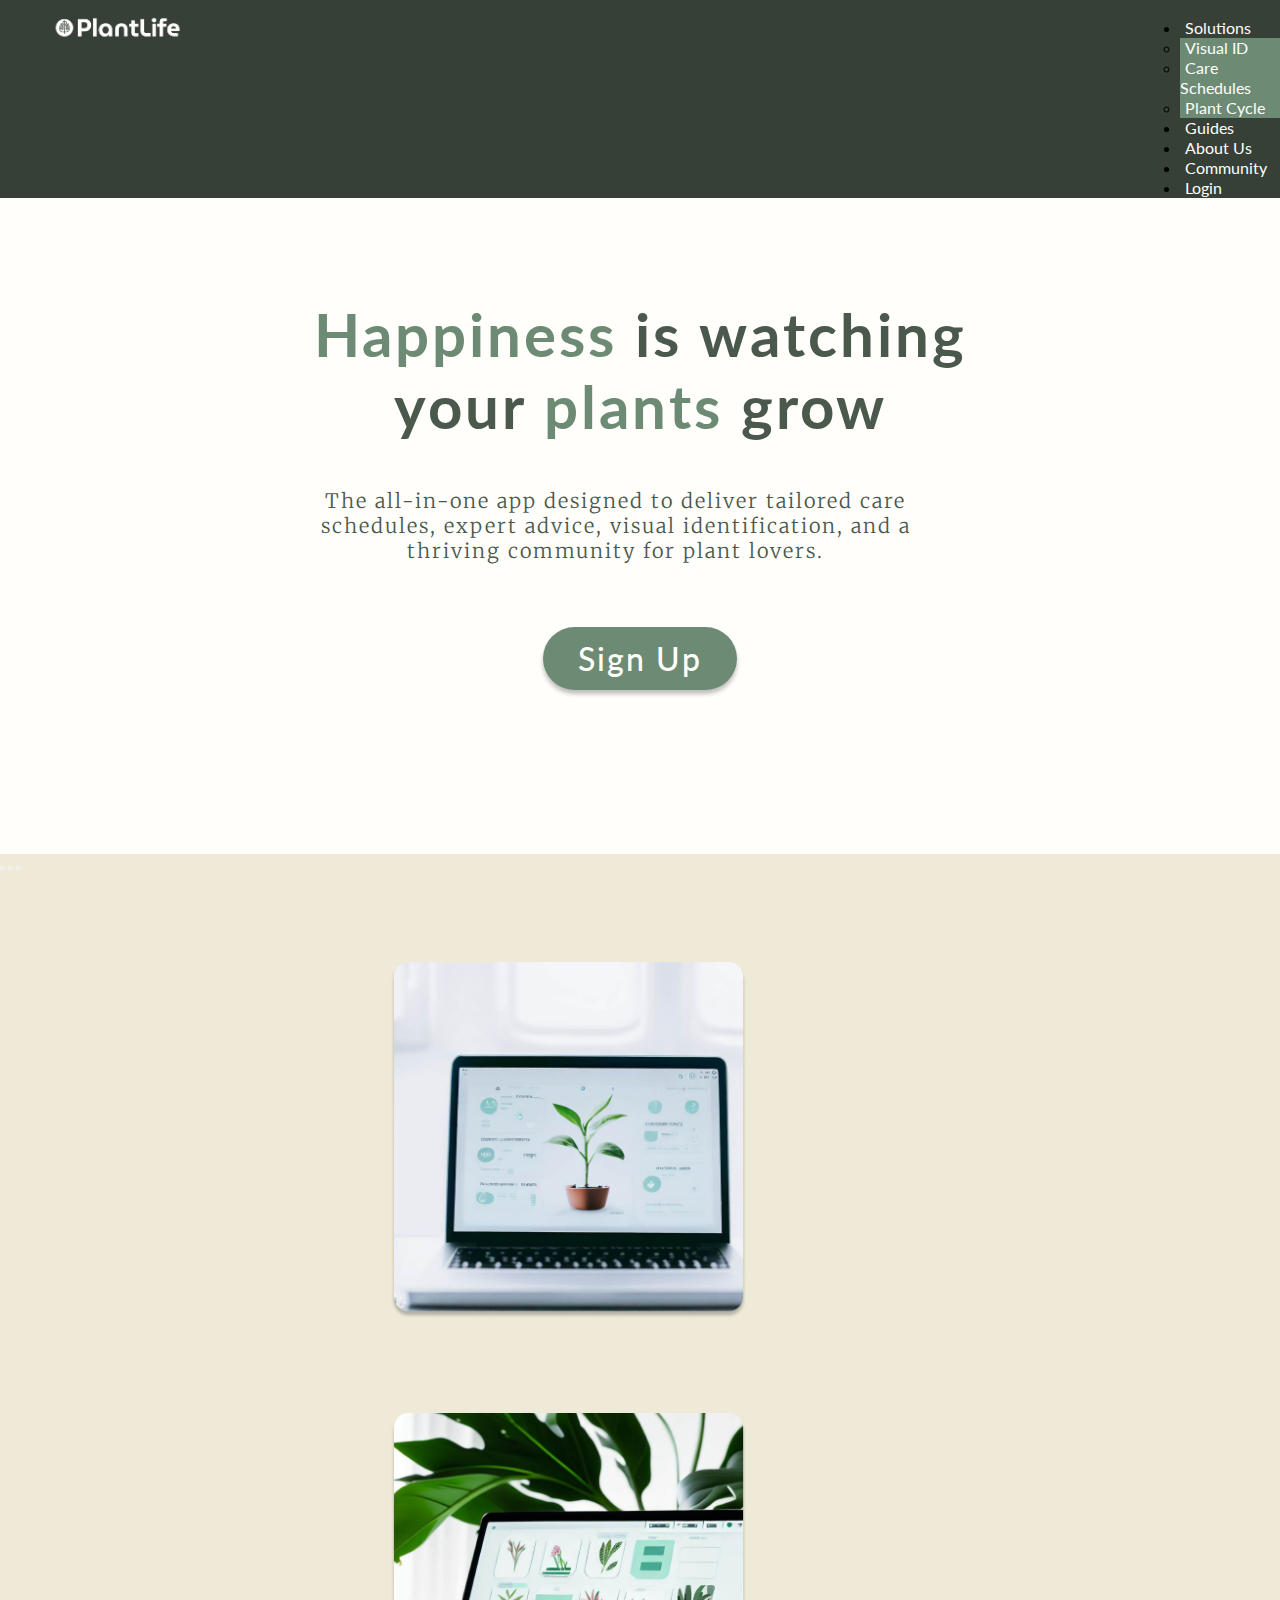
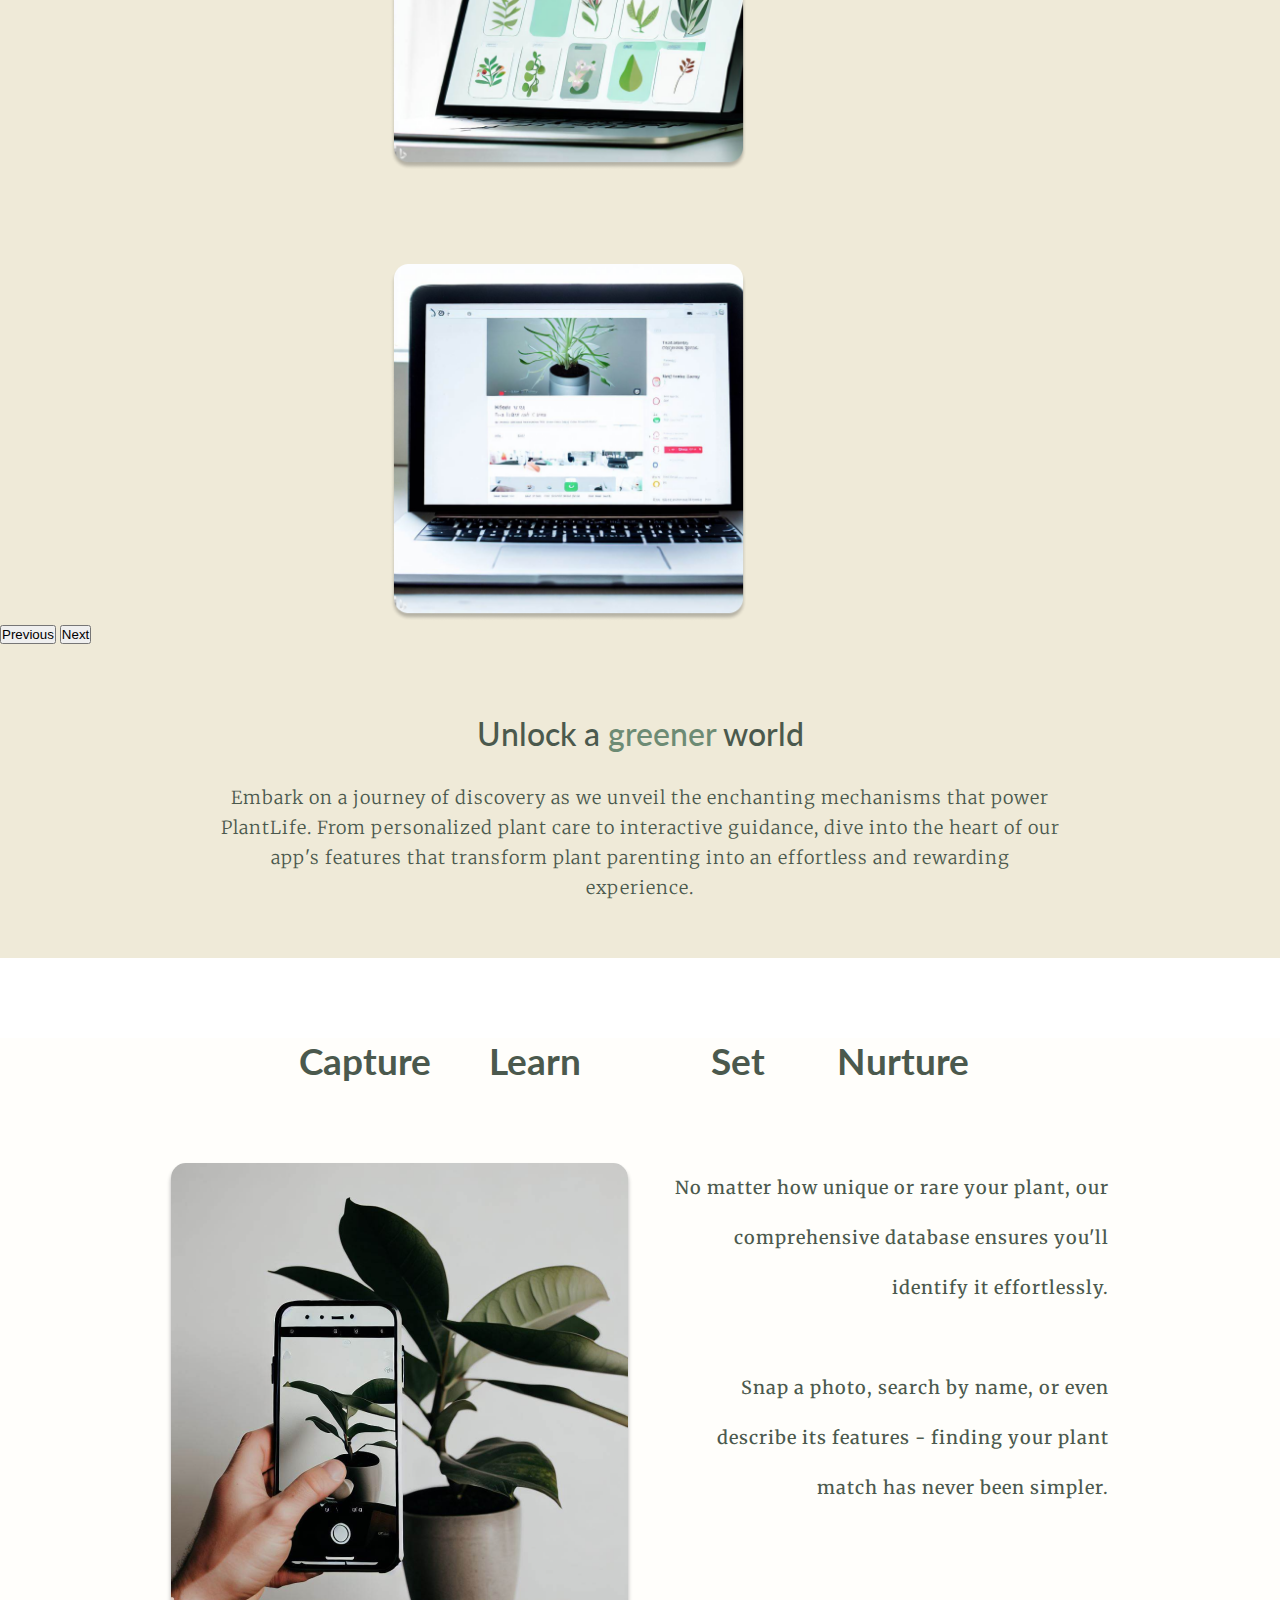
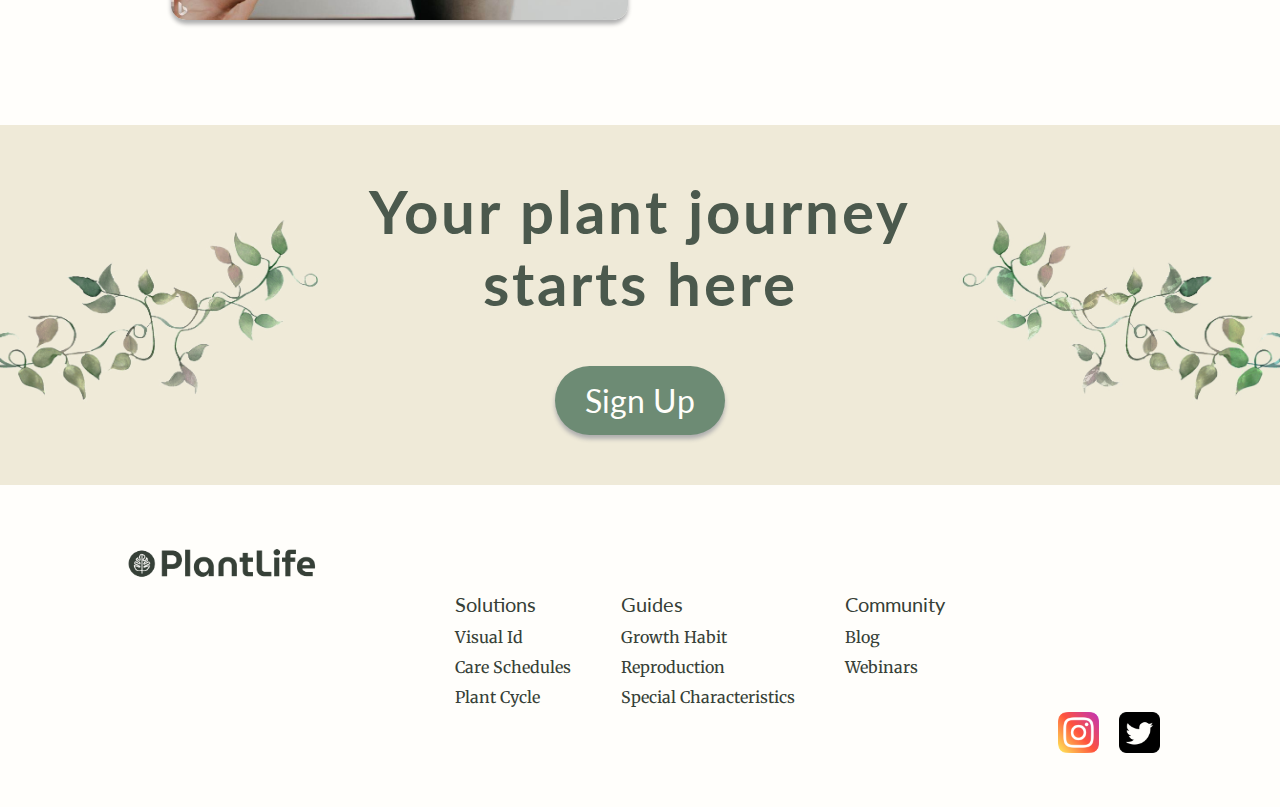
<file: index.html>
<!DOCTYPE html>
<html lang="en">
<head>
    <meta charset="UTF-8">
    <meta name="viewport" content="width=>, initial-scale=1.0">
    <title>PlantLife</title>
    <link rel="preconnect" href="https://fonts.googleapis.com">
    <link rel="preconnect" href="https://fonts.gstatic.com" crossorigin>
    <link href="https://fonts.googleapis.com/css2?family=Lato:wght@100;300;400;700&family=Merriweather:wght@300;400;700&display=swap" rel="stylesheet">
    <link href="https://cdn.jsdelivr.net/npm/bootstrap@5.3.2/dist/css/bootstrap.min.css" rel="stylesheet" integrity="sha384-T3c6CoIi6uLrA9TneNEoa7RxnatzjcDSCmG1MXxSR1GAsXEV/Dwwykc2MPK8M2HN" crossorigin="anonymous">
    <link rel="stylesheet" href="./css/style.css">
</head>
<body>
    <header>
        <a class="navbar-brand" href="#"><img src="./assets/img/logo.png" alt=""></a>
        <nav class="navbar navbar-expand-lg">
            <div class="container-fluid">
            <button class="navbar-toggler" type="button" data-bs-toggle="collapse" data-bs-target="#navbarNavDropdown" aria-controls="navbarNavDropdown" aria-expanded="false" aria-label="Toggle navigation">
                <span class="navbar-toggler-icon"></span>
            </button>
            <div class="collapse navbar-collapse" id="navbarNavDropdown">
                <ul class="navbar-nav">
                <li class="nav-item dropdown">
                    <a class="nav-link dropdown-toggle" href="#" role="button" data-bs-toggle="dropdown" aria-expanded="false">
                    Solutions
                    </a>
                    <ul class="dropdown-menu">
                    <li><a class="dropdown-item" href="./pages/solutions.html">Visual ID</a></li>
                    <li><a class="dropdown-item" href="#">Care Schedules</a></li>
                    <li><a class="dropdown-item" href="#">Plant Cycle</a></li>
                    </ul>
                    </li>
                <li class="nav-item">
                    <a class="nav-link" href="./pages/guides.html">Guides</a>
                </li>
                <li class="nav-item">
                    <a class="nav-link" href="./pages/aboutus.html">About Us</a>
                </li>
                <li class="nav-item">
                    <a class="nav-link" href="./pages/community.html">Community</a>
                </li>
                <li class="nav-item">
                    <a class="nav-link" href="./pages/login.html">Login</a>
                </li>
                </ul>
            </div>
            </div>
        </nav>
    </header>

    <main>
        <section class="sectionOne">
            <div>
                <div>
                    <h1><span>Happiness</span> is watching <br> your <span>plants</span> grow</h1>
                    <p>The all-in-one app designed to deliver tailored care schedules, expert advice, visual identification, and a thriving community for plant lovers.</p>
                </div>
                    <button><a href="./pages/signup.html">Sign Up</a></button>
            </div>    
                </section>

        <section class="sectionTwo">
            <div id="carouselExampleIndicators" class="carousel slide">
                <div class="carousel-indicators">
                <button type="button" data-bs-target="#carouselExampleIndicators" data-bs-slide-to="0" class="active" aria-current="true" aria-label="Slide 1"></button>
                <button type="button" data-bs-target="#carouselExampleIndicators" data-bs-slide-to="1" aria-label="Slide 2"></button>
                <button type="button" data-bs-target="#carouselExampleIndicators" data-bs-slide-to="2" aria-label="Slide 3"></button>
                </div>
                <div class="carousel-inner">
                <div class="carousel-item active">
                    <img src="./assets/img/laptop1.png" class="d-block w-100" alt="...">
                </div>
                <div class="carousel-item">
                    <img src="./assets/img/laptop2.png" class="d-block w-100" alt="...">
                </div>
                <div class="carousel-item">
                    <img src="./assets/img/laptop3.png" class="d-block w-100" alt="...">
                </div>
                </div>
                <button class="carousel-control-prev" type="button" data-bs-target="#carouselExampleIndicators" data-bs-slide="prev">
                <span class="carousel-control-prev-icon" aria-hidden="true"></span>
                <span class="visually-hidden">Previous</span>
                </button>
                <button class="carousel-control-next" type="button" data-bs-target="#carouselExampleIndicators" data-bs-slide="next">
                <span class="carousel-control-next-icon" aria-hidden="true"></span>
                <span class="visually-hidden">Next</span>
                </button>
            </div>
            <div class="textSectionTwo">
                <h2>Unlock a <span>greener </span>world</h2>
                <p>Embark on a journey of discovery as we unveil the enchanting mechanisms that power PlantLife. From personalized plant care to interactive guidance, dive into the heart of our app's features that transform plant parenting into an effortless and rewarding experience.</p>
            </div>
        </section>

        <section class="sectionThree">
            <div>
                <ul class="solutionsHome">
                    <div class="capture-learn">
                    <li><h3>Capture</h3></li>
                    <li><h3>Learn</h3></li>
                    </div>
                    <div class="set-nurture">
                    <li><h3>Set</h3></li>
                    <li><h3>Nurture</h3></li>
                    </div>
                </ul>    
            </div>
            <div class="descriptionSectionThree">
                <img src="./assets/img/plantphone.png" alt="plantphone" class="plantPhone">
                <p>No matter how unique or rare your plant, our comprehensive database ensures you'll identify it effortlessly. <br><br>Snap a photo, search by name, or even describe its features - finding your plant match has never been simpler.</p>
            </div>
        </section>

        <section class="sectionFour">
                <img src="./assets/img/vineleft.png" alt="leaf1" class="leafOne">
            <div>
                <h2>Your plant journey <br>starts here</h2>
                <button><a href="./pages/signup.html">Sign Up</a></button>
            </div>
                <img src="./assets/img/vineright.png" alt="leaf2" class="leafTwo">
        </section>

    </main>

    <footer>
        <div>
            <a href="#"><img src="./assets/img/logoblack.png" alt="logo" class="logo-footer"></a>
        </div>
        <section class="pagesFooter">
            <div>
                <ul class="solutions-footer">
                    <li><a href="./pages/solutions.html">Solutions</a></li>
                    <li><p>Visual Id</p></li>
                    <li><p>Care Schedules</p></li>
                    <li><p>Plant Cycle</p></li>
                </ul>
            </div>
            <div>
                <ul class="guides-footer">
                    <li><a href="./pages/guides.html">Guides</a></li>
                    <li><p>Growth Habit</p></li>
                    <li><p>Reproduction</p></li>
                    <li><p>Special Characteristics</p></li>
                </ul>
            </div>
            <div>
                <ul class="community-footer">
                    <li><a href="./pages/community.html">Community</a></li>
                    <li><p>Blog</p></li>
                    <li><p>Webinars</p></li>
                </ul>
            </div>
        </section>
        <section class="social-media">
            <a href="https://www.instagram.com/" target="_blank"><img src="./assets/img/instagram.png" class="ig" alt="Instagram"></a>
            <a href="https://twitter.com/" target="_blank"><img src="./assets/img/twitter.png" class="twitter" alt="twitter"></a>
        </section>
    </footer>

    <script src="https://cdn.jsdelivr.net/npm/@popperjs/core@2.11.8/dist/umd/popper.min.js" integrity="sha384-I7E8VVD/ismYTF4hNIPjVp/Zjvgyol6VFvRkX/vR+Vc4jQkC+hVqc2pM8ODewa9r" crossorigin="anonymous"></script>
<script src="https://cdn.jsdelivr.net/npm/bootstrap@5.3.2/dist/js/bootstrap.min.js" integrity="sha384-BBtl+eGJRgqQAUMxJ7pMwbEyER4l1g+O15P+16Ep7Q9Q+zqX6gSbd85u4mG4QzX+" crossorigin="anonymous"></script>
</body>
</html>
</file>
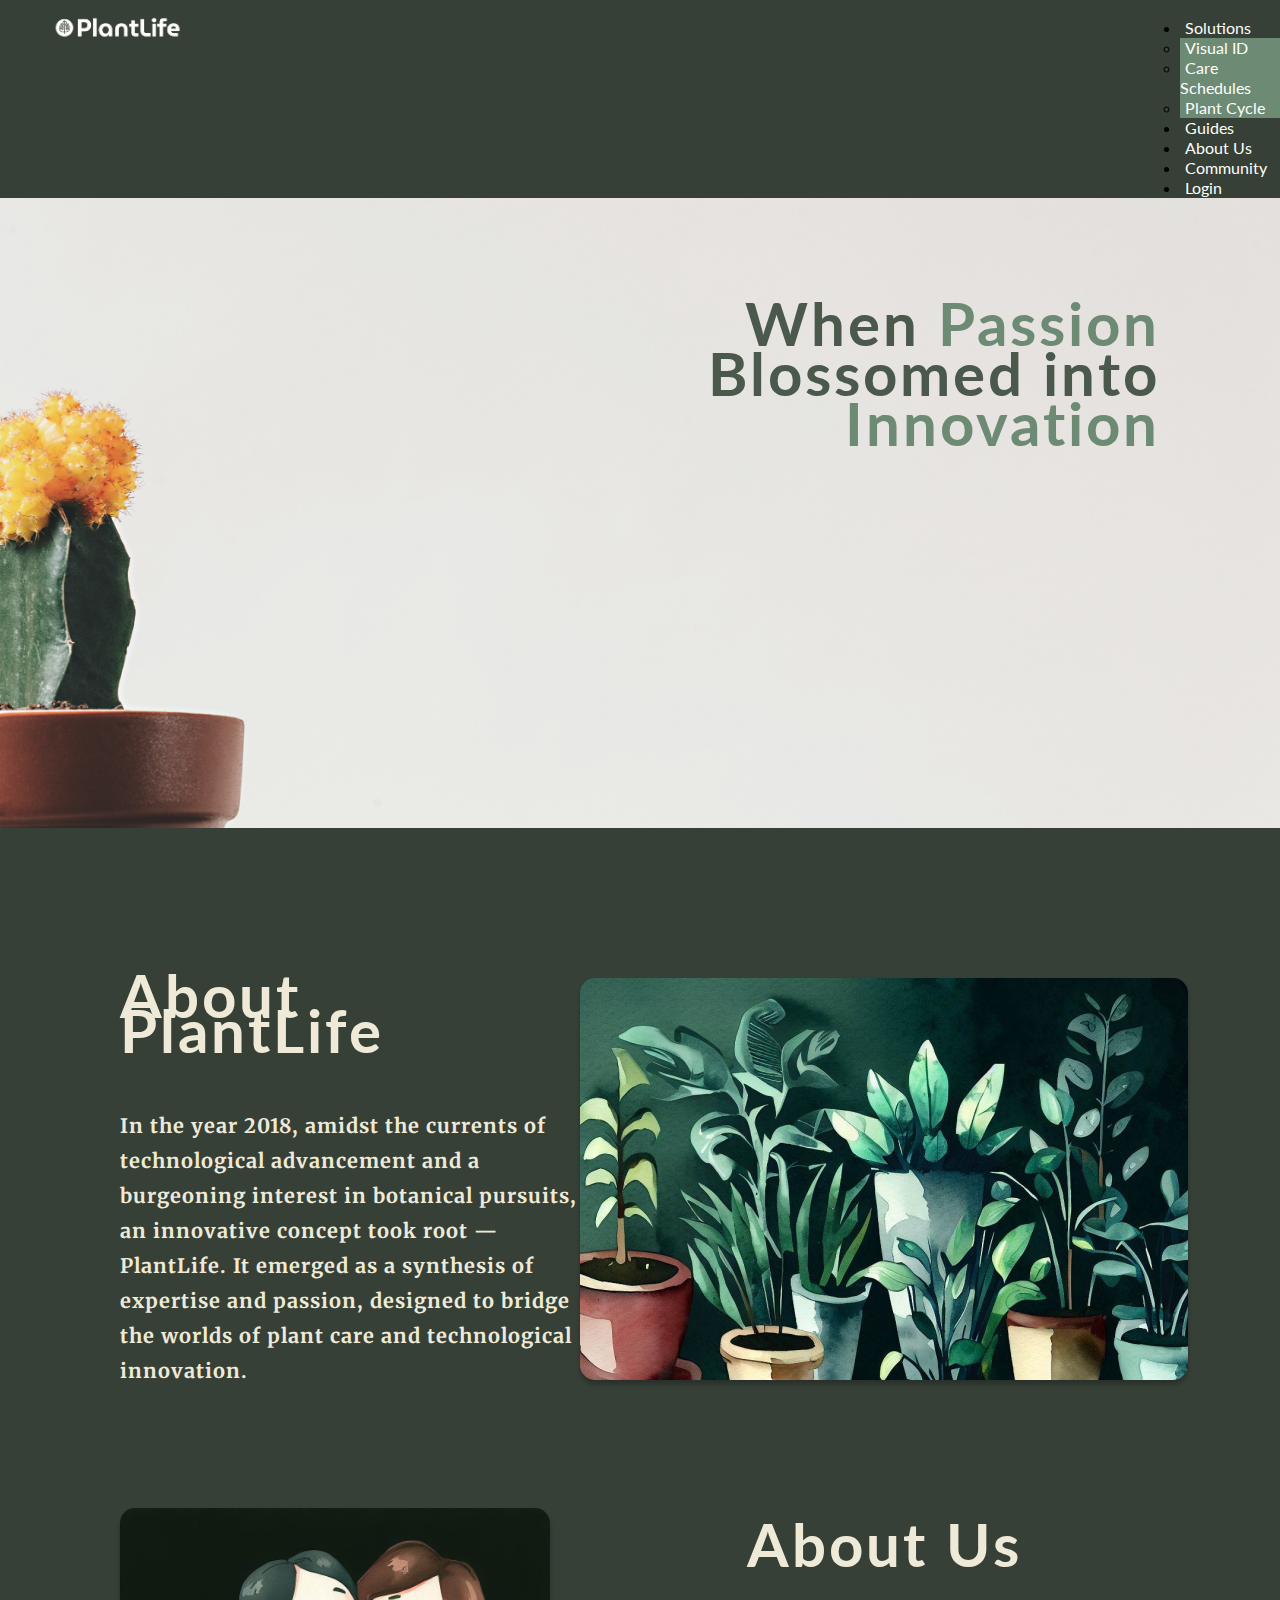
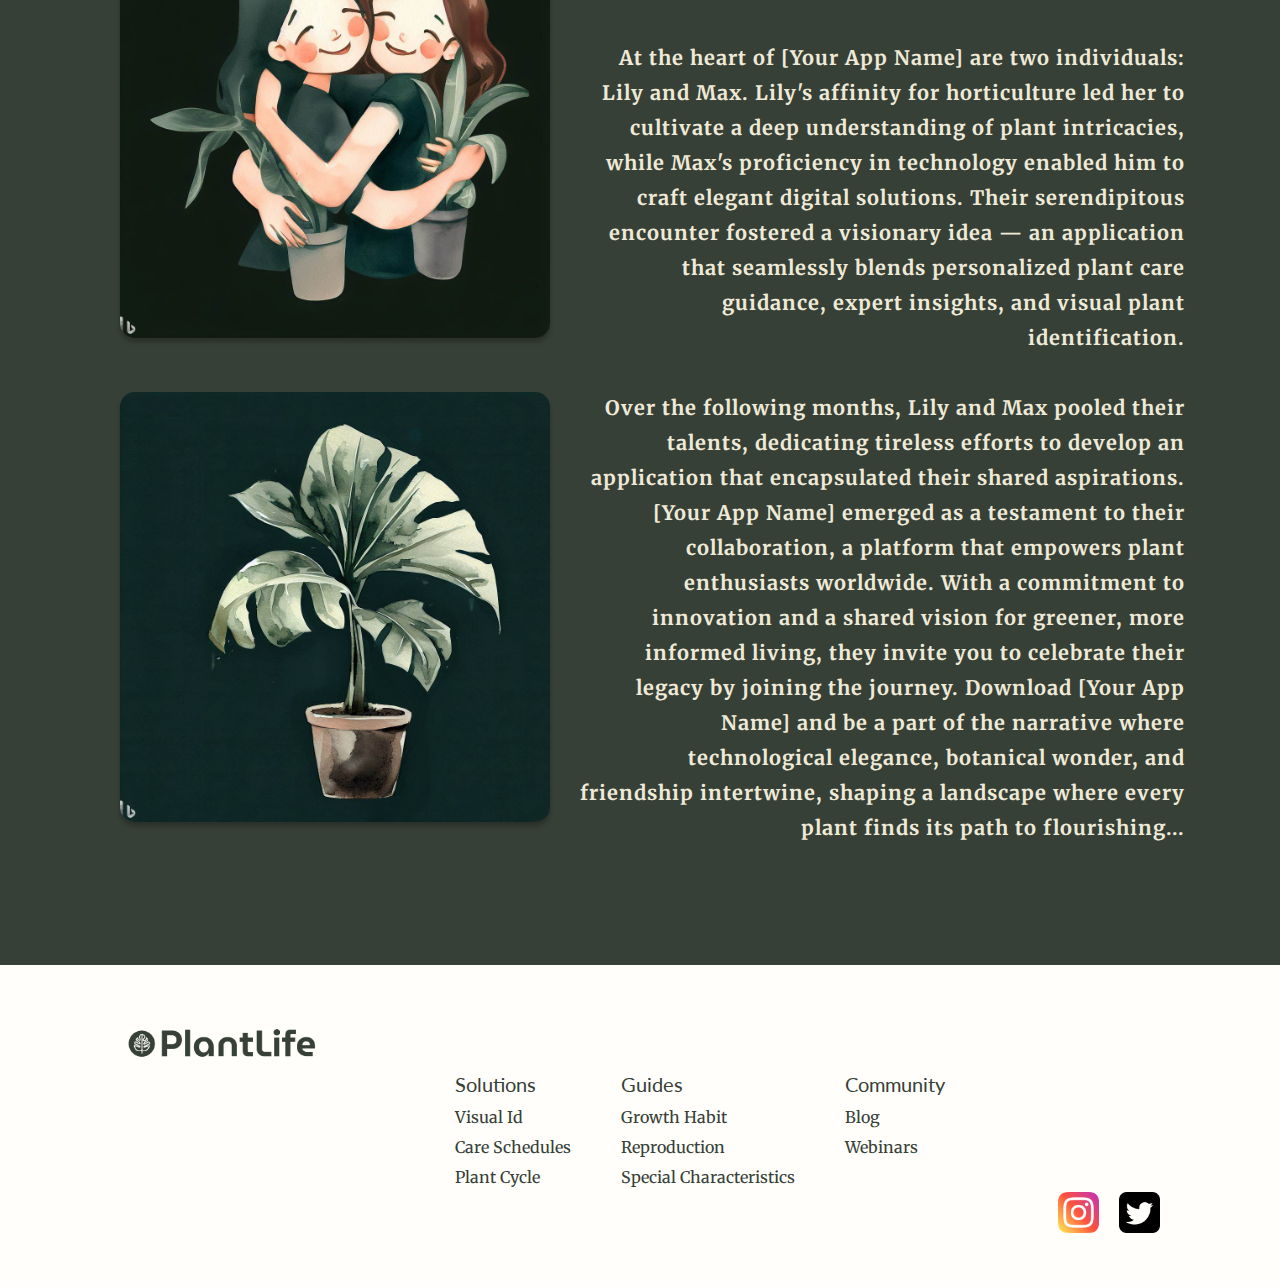
<file: pages/aboutus.html>
<!DOCTYPE html>
<html lang="en">
<head>
    <meta charset="UTF-8">
    <meta name="viewport" content="width=device-width, initial-scale=1.0">
    <title>PlantLife</title>
    <link rel="preconnect" href="https://fonts.googleapis.com">
    <link rel="preconnect" href="https://fonts.gstatic.com" crossorigin>
    <link href="https://fonts.googleapis.com/css2?family=Lato:wght@100;300;400;700&family=Merriweather:wght@300;400;700&display=swap" rel="stylesheet">
    <link href="https://cdn.jsdelivr.net/npm/bootstrap@5.3.2/dist/css/bootstrap.min.css" rel="stylesheet" integrity="sha384-T3c6CoIi6uLrA9TneNEoa7RxnatzjcDSCmG1MXxSR1GAsXEV/Dwwykc2MPK8M2HN" crossorigin="anonymous">
    <link rel="stylesheet" href="../css/style.css">
</head>
<body>
    <header>
        <a class="navbar-brand" href="../index.html"><img src="../assets/img/logo.png" alt=""></a>
        <nav class="navbar navbar-expand-lg">
            <div class="container-fluid">
            <button class="navbar-toggler" type="button" data-bs-toggle="collapse" data-bs-target="#navbarNavDropdown" aria-controls="navbarNavDropdown" aria-expanded="false" aria-label="Toggle navigation">
                <span class="navbar-toggler-icon"></span>
            </button>
            <div class="collapse navbar-collapse" id="navbarNavDropdown">
                <ul class="navbar-nav">
                <li class="nav-item dropdown">
                    <a class="nav-link dropdown-toggle" href="#" role="button" data-bs-toggle="dropdown" aria-expanded="false">
                    Solutions
                    </a>
                    <ul class="dropdown-menu">
                    <li><a class="dropdown-item" href="../pages/solutions.html">Visual ID</a></li>
                    <li><a class="dropdown-item" href="#">Care Schedules</a></li>
                    <li><a class="dropdown-item" href="#">Plant Cycle</a></li>
                    </ul>
                    </li>
                <li class="nav-item">
                    <a class="nav-link" href="../pages/guides.html">Guides</a>
                </li>
                <li class="nav-item">
                    <a class="nav-link" href="#">About Us</a>
                </li>
                <li class="nav-item">
                    <a class="nav-link" href="../pages/community.html">Community</a>
                </li>
                <li class="nav-item">
                    <a class="nav-link" href="../pages/login.html">Login</a>
                </li>
                </ul>
            </div>
            </div>
        </nav>
    </header>

    <main>
        <section class="sectionAboutOne">
            <h1>When<span> Passion</span><br> Blossomed into<br> <span>Innovation</span></h1>
        </section>
        <section class="sectionAboutTwo">
            <section class="aboutPlantLife">
                <h2>About PlantLife</h2>
                <p>In the year 2018, amidst the currents of technological advancement and a burgeoning interest in botanical pursuits, an innovative concept took root — PlantLife. It emerged as a synthesis of expertise and passion, designed to bridge the worlds of plant care and technological innovation.</p>
            </section>
            <section class="aboutPlantLifeImage">
                    <img src="../assets/img/plantaboutus1.png" alt="">
            </section>
            <section class="aboutImages">
                <img class="lilyImage" src="../assets/img/lilymax.jpeg" alt="">
                <img class="plantAbout" src="../assets/img/plantaboutus2.jpeg" alt="">
        </section>  
            <section class="aboutUs">
                <h2>About Us</h2>
                <p>At the heart of [Your App Name] are two individuals: Lily and Max. Lily's affinity for horticulture led her to cultivate a deep understanding of plant intricacies, while Max's proficiency in technology enabled him to craft elegant digital solutions. Their serendipitous encounter fostered a visionary idea — an application that seamlessly blends personalized plant care guidance, expert insights, and visual plant identification.<br><br>
                Over the following months, Lily and Max pooled their talents, dedicating tireless efforts to develop an application that encapsulated their shared aspirations. [Your App Name] emerged as a testament to their collaboration, a platform that empowers plant enthusiasts worldwide. With a commitment to innovation and a shared vision for greener, more informed living, they invite you to celebrate their legacy by joining the journey. Download [Your App Name] and be a part of the narrative where technological elegance, botanical wonder, and friendship intertwine, shaping a landscape where every plant finds its path to flourishing...</p>
            </section>  
        </section>

    </main>

    <footer>
        <div>
            <a href="../index.html"><img src="../assets/img/logoblack.png" alt="logo" class="logo-footer"></a>
        </div>
        <section class="pagesFooter">
            <div>
                <ul class="solutions-footer">
                    <li><a href="../pages/solutions.html">Solutions</a></li>
                    <li><p>Visual Id</p></li>
                    <li><p>Care Schedules</p></li>
                    <li><p>Plant Cycle</p></li>
                </ul>
            </div>
            <div>
                <ul class="guides-footer">
                    <li><a href="../pages/guides.html">Guides</a></li>
                    <li><p>Growth Habit</p></li>
                    <li><p>Reproduction</p></li>
                    <li><p>Special Characteristics</p></li>
                </ul>
            </div>
            <div>
                <ul class="community-footer">
                    <li><a href="../pages/community.html">Community</a></li>
                    <li><p>Blog</p></li>
                    <li><p>Webinars</p></li>
                </ul>
            </div>
        </section>
        <section class="social-media">
            <a href="https://www.instagram.com/" target="_blank"><img src="../assets/img/instagram.png" class="ig" alt="Instagram"></a>
            <a href="https://twitter.com/" target="_blank"><img src="../assets/img/twitter.png" class="twitter" alt="twitter"></a></section>
    </footer>
    <script src="https://cdn.jsdelivr.net/npm/@popperjs/core@2.11.8/dist/umd/popper.min.js" integrity="sha384-I7E8VVD/ismYTF4hNIPjVp/Zjvgyol6VFvRkX/vR+Vc4jQkC+hVqc2pM8ODewa9r" crossorigin="anonymous"></script>
    <script src="https://cdn.jsdelivr.net/npm/bootstrap@5.3.2/dist/js/bootstrap.min.js" integrity="sha384-BBtl+eGJRgqQAUMxJ7pMwbEyER4l1g+O15P+16Ep7Q9Q+zqX6gSbd85u4mG4QzX+" crossorigin="anonymous"></script>

</body>
</html>
</file>
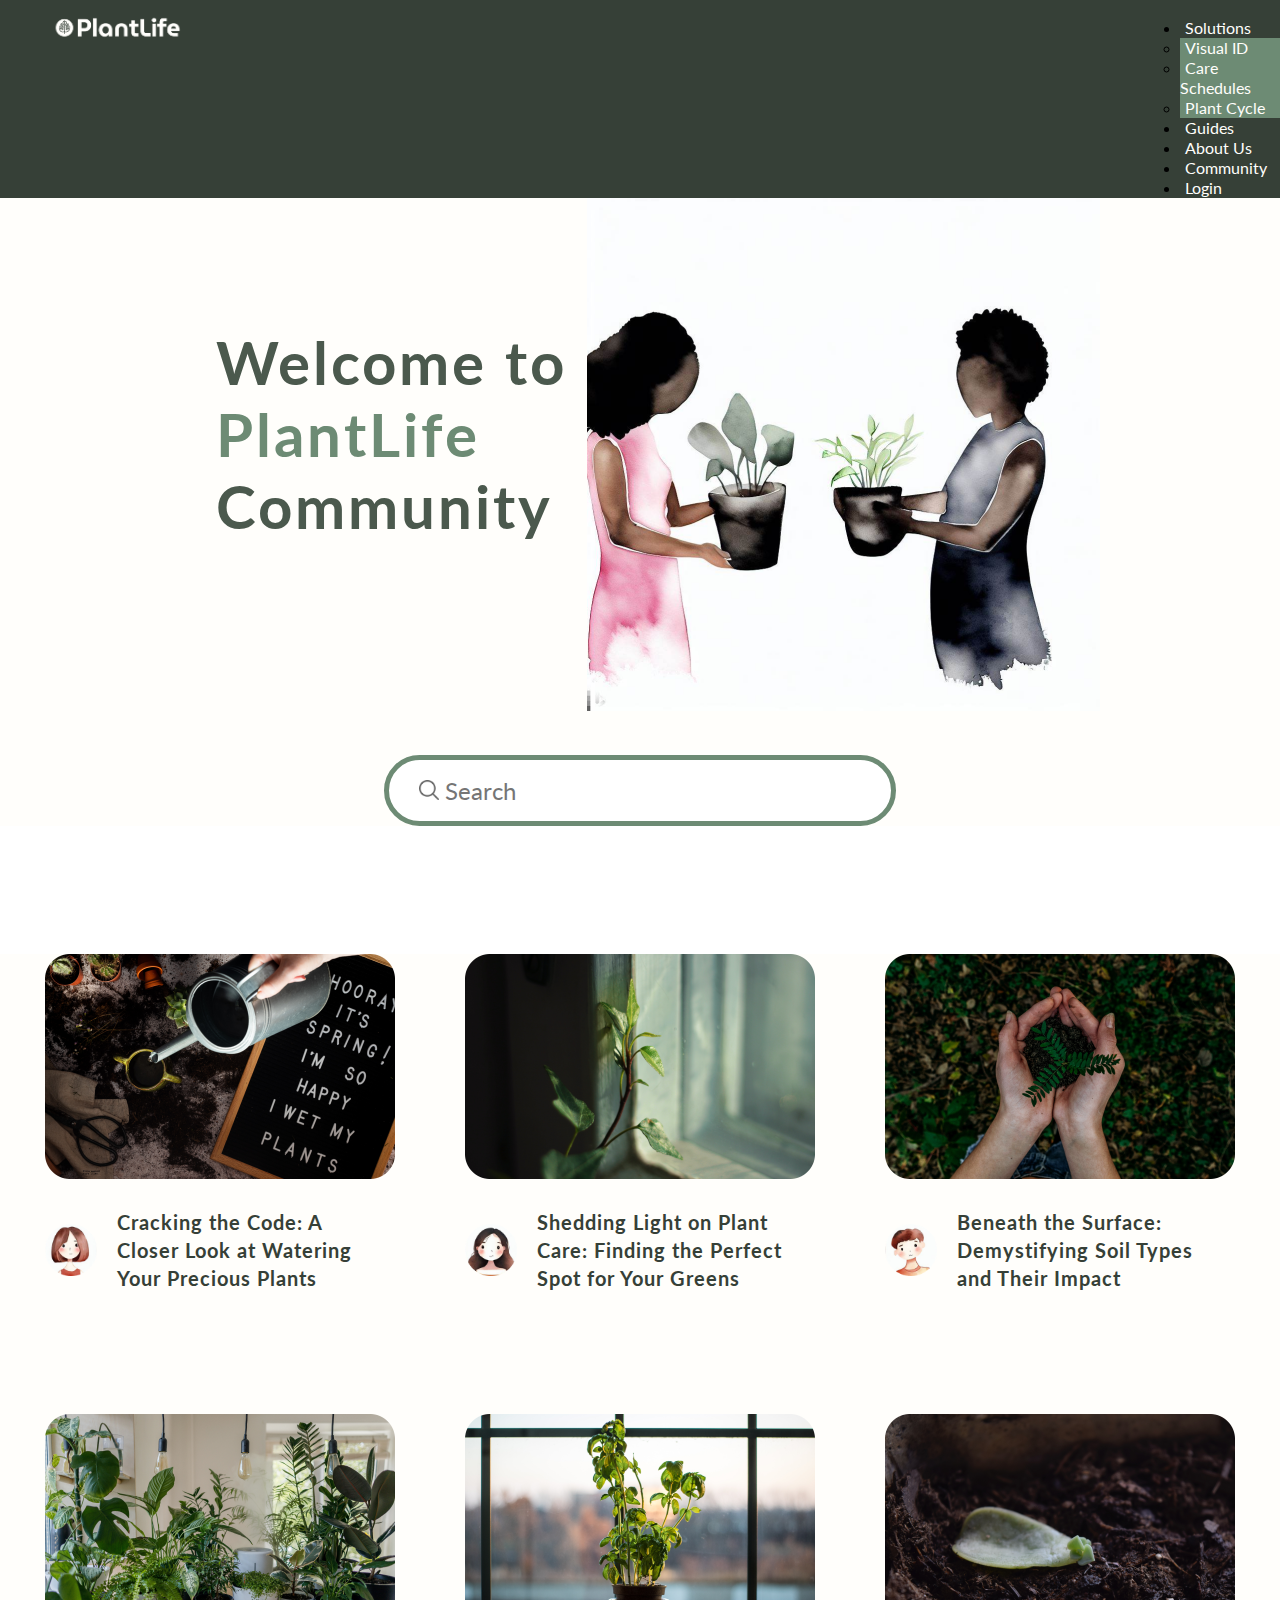
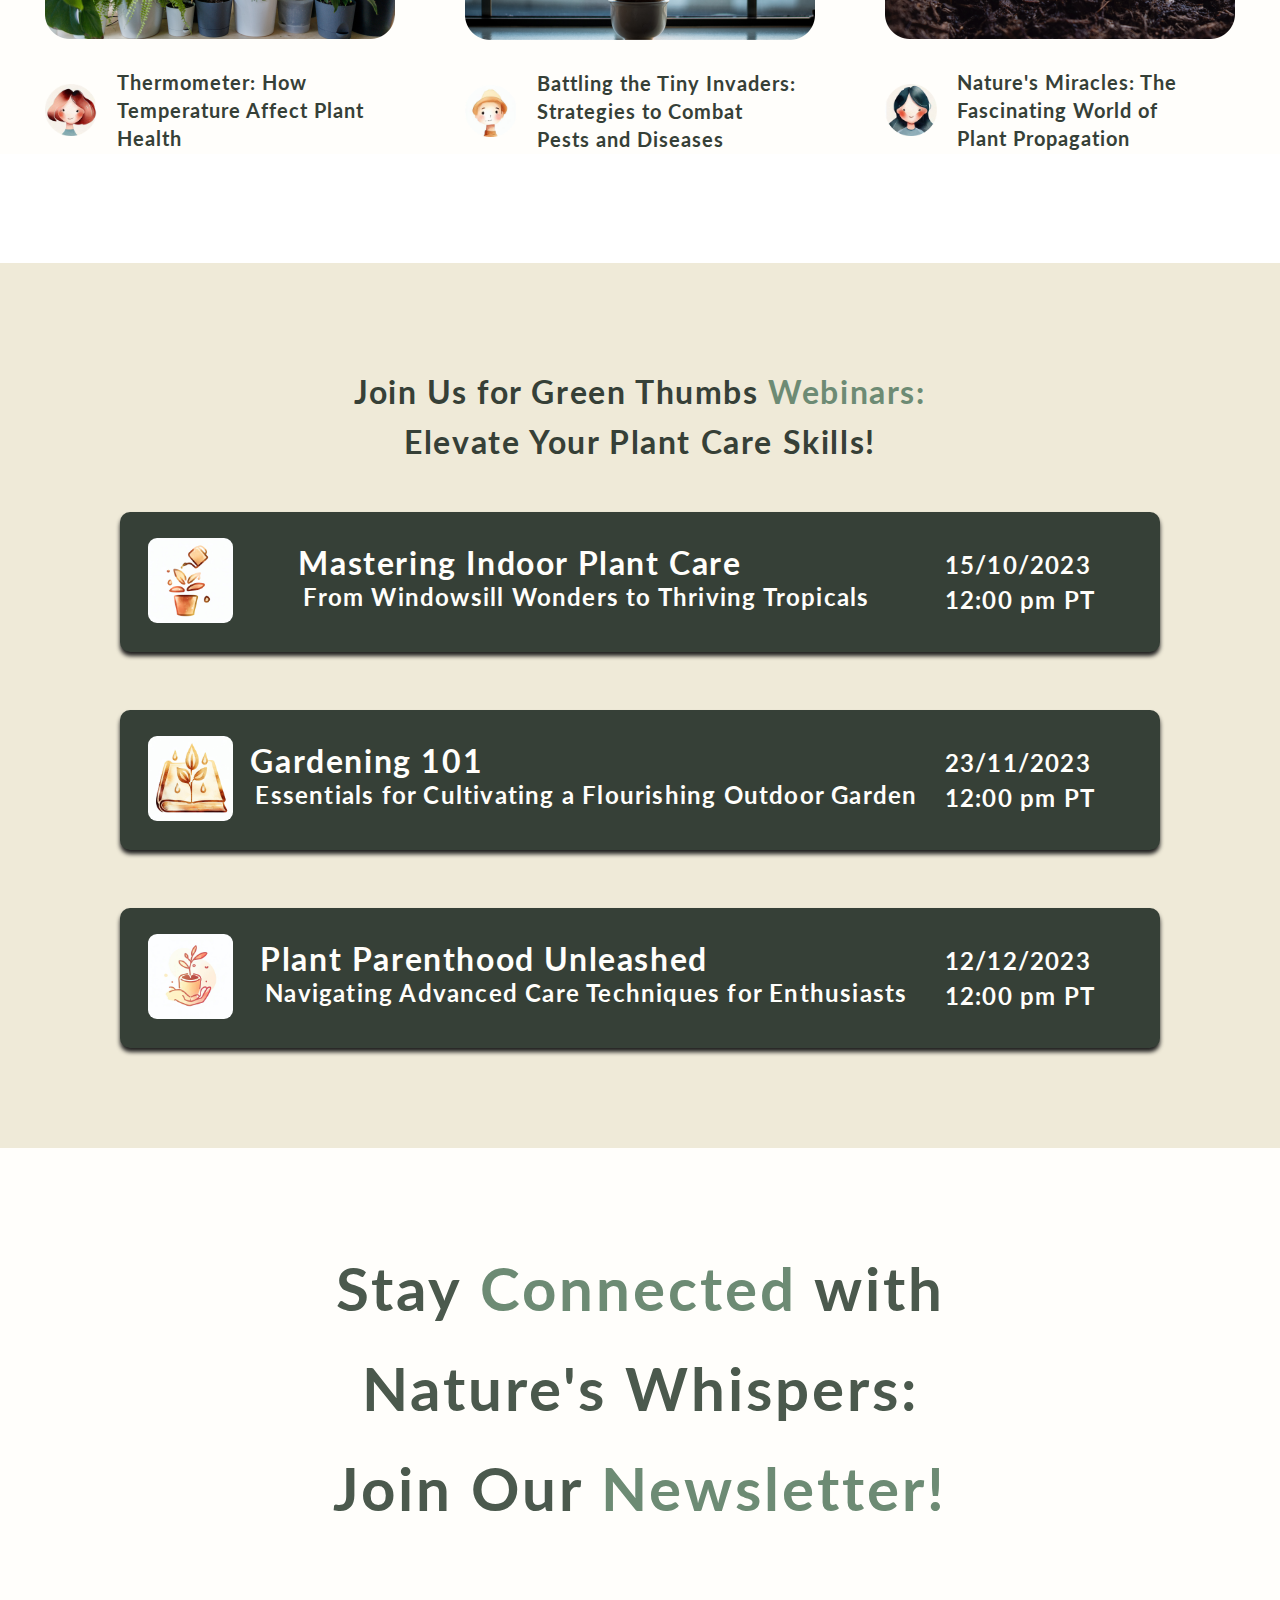
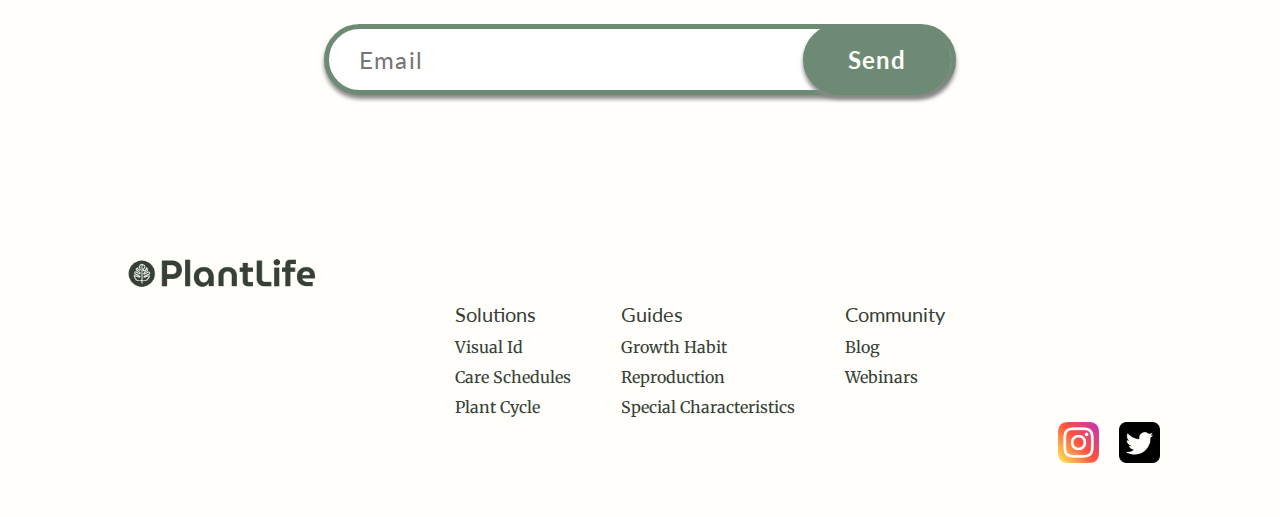
<file: pages/community.html>
<!DOCTYPE html>
<html lang="en">
<head>
    <meta charset="UTF-8">
    <meta name="viewport" content="width=device-width, initial-scale=1.0">
    <title>PlantLife</title>
    <link rel="preconnect" href="https://fonts.googleapis.com">
    <link rel="preconnect" href="https://fonts.gstatic.com" crossorigin>
    <link href="https://fonts.googleapis.com/css2?family=Lato:wght@100;300;400;700&family=Merriweather:wght@300;400;700&display=swap" rel="stylesheet">
    <link href="https://cdn.jsdelivr.net/npm/bootstrap@5.3.2/dist/css/bootstrap.min.css" rel="stylesheet" integrity="sha384-T3c6CoIi6uLrA9TneNEoa7RxnatzjcDSCmG1MXxSR1GAsXEV/Dwwykc2MPK8M2HN" crossorigin="anonymous">
    <link rel="stylesheet" href="../css/style.css">
</head>
<body>
    <header>
        <a class="navbar-brand" href="../index.html"><img src="../assets/img/logo.png" alt=""></a>
        <nav class="navbar navbar-expand-lg">
            <div class="container-fluid">
            <button class="navbar-toggler" type="button" data-bs-toggle="collapse" data-bs-target="#navbarNavDropdown" aria-controls="navbarNavDropdown" aria-expanded="false" aria-label="Toggle navigation">
                <span class="navbar-toggler-icon"></span>
            </button>
            <div class="collapse navbar-collapse" id="navbarNavDropdown">
                <ul class="navbar-nav">
                <li class="nav-item dropdown">
                    <a class="nav-link dropdown-toggle" href="#" role="button" data-bs-toggle="dropdown" aria-expanded="false">
                    Solutions
                    </a>
                    <ul class="dropdown-menu">
                    <li><a class="dropdown-item" href="../pages/solutions.html">Visual ID</a></li>
                    <li><a class="dropdown-item" href="#">Care Schedules</a></li>
                    <li><a class="dropdown-item" href="#">Plant Cycle</a></li>
                    </ul>
                    </li>
                <li class="nav-item">
                    <a class="nav-link" href="../pages/guides.html">Guides</a>
                </li>
                <li class="nav-item">
                    <a class="nav-link" href="../pages/aboutus.html">About Us</a>
                </li>
                <li class="nav-item">
                    <a class="nav-link" href="#">Community</a>
                </li>
                <li class="nav-item">
                    <a class="nav-link" href="../pages/login.html">Login</a>
                </li>
                </ul>
            </div>
            </div>
        </nav>
    </header>
    <main>
        <section class="sectionCommOne">
        <section class="welcomComm">
            </div>
                <h1>Welcome to <br><span>PlantLife</span> <br>Community</h1>
            </div>
            <div class="women-image">
                <img src="../assets/img/womenplants.png" alt="">
            </div>
        </section>

        <section class="searchComm">
            <div class="search-bar">
                <form action="">
                    <label for="search"></label>
                    <input type="text" id="search" placeholder="Search">
                    <img src="../assets/img/searchicon.png" alt="">
                </form>
            </div>
        </section>
    </section>

    <section class="sectionCommTwo">
        <div class="blog-card1">
            <div class="blog-card">
                <img src="../assets/img/blog1.png" alt="Blog Card Image 1">
            <div class="blog-card-content">
                <img src="../assets/img/blogger1.png" alt="">
                <p>Cracking the Code: A <br>Closer Look at Watering <br>Your Precious Plants</p>
            </div>
            </div>
        </div>    
        <div class="blog-card2">
            <div class="blog-card">
                <img src="../assets/img/blog2.png" alt="Blog Card Image 2">
            <div class="blog-card-content">
                <img src="../assets/img/blogger2.png" alt="">
                <p>Shedding Light on Plant<br> Care: Finding the Perfect <br>Spot for Your Greens</p>
            </div>
            </div>
        </div>
        <div class="blog-card3">
            <div class="blog-card">
                <img src="../assets/img/blog3.png" alt="Blog Card Image 3">
            <div class="blog-card-content">
                <img src="../assets/img/blogger3.png" alt="">
                <p>Beneath the Surface:<br> Demystifying Soil Types <br>and Their Impact</p>
            </div>
            </div>
        </div>
        <div class="blog-card4">
            <div class="blog-card">
                <img src="../assets/img/blog4.png" alt="Blog Card Image 2">
            <div class="blog-card-content">
                <img src="../assets/img/blogger4.png" alt="">
                <p>Thermometer: How <br>Temperature Affect Plant<br> Health</p>
            </div>
            </div>
        </div>
        <div class="blog-card5">
            <div class="blog-card">
                <img src="../assets/img/blog5.png" alt="Blog Card Image 2">
            <div class="blog-card-content">
                <img src="../assets/img/blogger5.png" alt="">
                <p>Battling the Tiny Invaders:<br> Strategies to Combat<br> Pests and Diseases</p>
            </div>
            </div>
        </div>
        <div class="blog-card6">
            <div class="blog-card">
                <img src="../assets/img/blog6.png" alt="Blog Card Image 2">
            <div class="blog-card-content">
                <img src="../assets/img/blogger6.png" alt="">
                <p>Nature's Miracles: The <br>Fascinating World of <br>Plant Propagation</p>
            </div>
            </div>
        </div>
    </section>

    <section class="sectionCommThree">  
        <div>
            <h2>Join Us for Green Thumbs <span>Webinars:</span><br><br> Elevate Your Plant Care Skills!</h2>
        </div>
        <div class="webinar">
            <div class="webinar-card">
                <div>
                    <img src="../assets/img/webinar1.jpeg" alt="">
                </div>
                <div>
                    <h3>Mastering Indoor Plant Care</h3>
                    <p>From Windowsill Wonders to Thriving Tropicals</p>
                </div>
                <div class="webinar-dates">
                    <p>15/10/2023</p>
                    <p>12:00 pm PT</p>
                </div>
            </div>
            <div class="webinar-card">
                <div>
                    <img src="../assets/img/webinar2.jpeg" alt="">
                </div>
                <div>
                    <h3>Gardening 101</h3>
                    <p>Essentials for Cultivating a Flourishing Outdoor Garden</p>
                </div>
                <div class="webinar-dates">
                    <p>23/11/2023</p>
                    <p>12:00 pm PT</p>
                </div>
            </div>
            <div class="webinar-card">
                <div>
                    <img src="../assets/img/webinar3.jpeg" alt="">
                </div>
                <div>
                    <h3>Plant Parenthood Unleashed</h3>
                    <p>Navigating Advanced Care Techniques for Enthusiasts</p>
                </div>
                <div class="webinar-dates">
                    <p>12/12/2023</p>
                    <p>12:00 pm PT</p>
                </div>
            </div>
        </div>    
    </section>

    <section class="sectionCommFour">
        <div>
            <h2>Stay <span>Connected</span> with <br>Nature's Whispers: <br>Join Our <span>Newsletter!</span></h2>
        </div>
        <div>
            <form action="">
                <label for="search"></label>
                <input type="email" class="email-input" id="email" placeholder="Email">
                <input type="submit" class="send-input" value="Send">
            </form>
        </div>
    </section>
    </main>
    <footer>
        <div>
            <a href="#"><img src="../assets/img/logoblack.png" alt="logo" class="logo-footer"></a>
        </div>
        <section class="pagesFooter">
        <div>
            <ul class="solutions-footer">
                <li><a href="../pages/solutions.html">Solutions</a></li>
                <li><p>Visual Id</p></li>
                <li><p>Care Schedules</p></li>
                <li><p>Plant Cycle</p></li>
            </ul>
        </div>
        <div>
            <ul class="guides-footer">
                <li><a href="../pages/guides.html">Guides</a></li>
                <li><p>Growth Habit</p></li>
                <li><p>Reproduction</p></li>
                <li><p>Special Characteristics</p></li>
            </ul>
        </div>
        <div>
            <ul class="community-footer">
                <li><a href="#">Community</a></li>
                <li><p>Blog</p></li>
                <li><p>Webinars</p></li>
            </ul>
        </div>
        </section>
        <section class="social-media">
            <a href="https://www.instagram.com/" target="_blank"><img src="../assets/img/instagram.png" class="ig" alt="Instagram"></a>
            <a href="https://twitter.com/" target="_blank"><img src="../assets/img/twitter.png" class="twitter" alt="twitter"></a>
        </section>
    </footer>
    <script src="https://cdn.jsdelivr.net/npm/@popperjs/core@2.11.8/dist/umd/popper.min.js" integrity="sha384-I7E8VVD/ismYTF4hNIPjVp/Zjvgyol6VFvRkX/vR+Vc4jQkC+hVqc2pM8ODewa9r" crossorigin="anonymous"></script>
<script src="https://cdn.jsdelivr.net/npm/bootstrap@5.3.2/dist/js/bootstrap.min.js" integrity="sha384-BBtl+eGJRgqQAUMxJ7pMwbEyER4l1g+O15P+16Ep7Q9Q+zqX6gSbd85u4mG4QzX+" crossorigin="anonymous"></script>
</body>
</html>
</file>
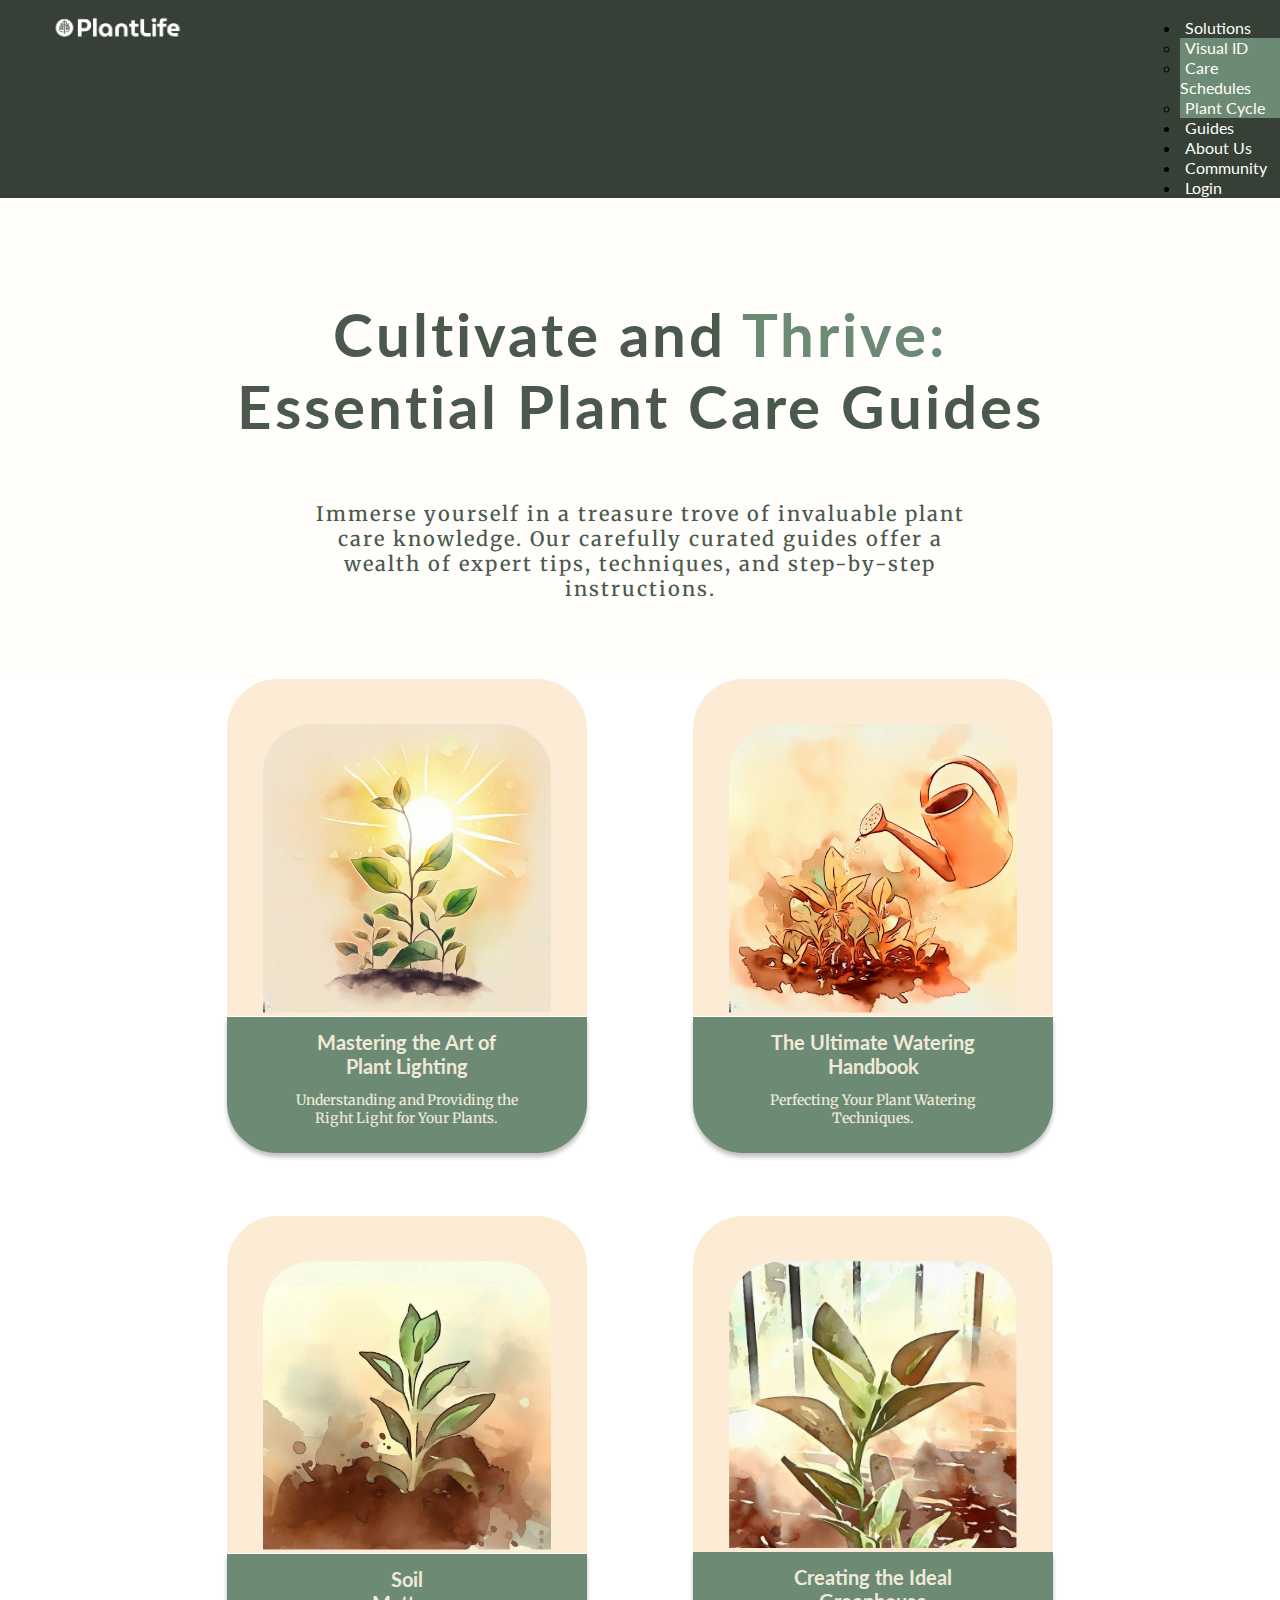
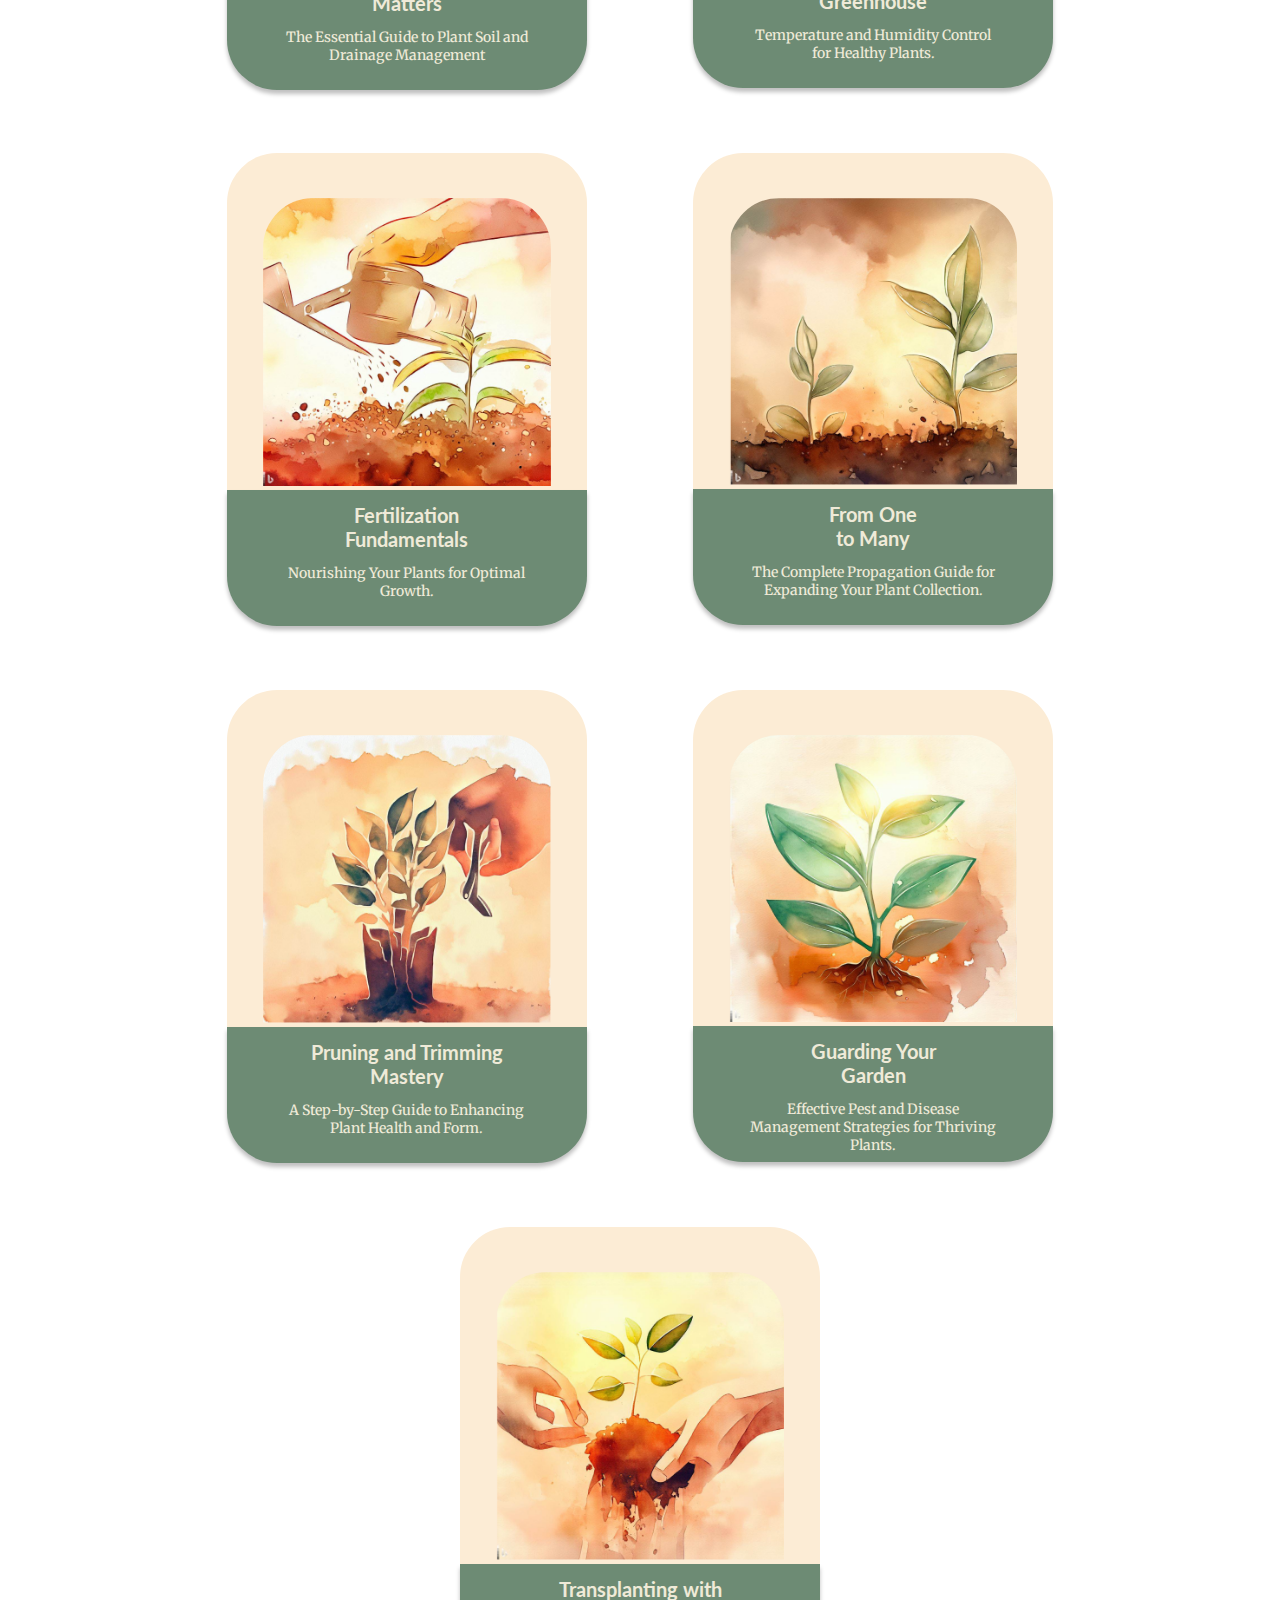
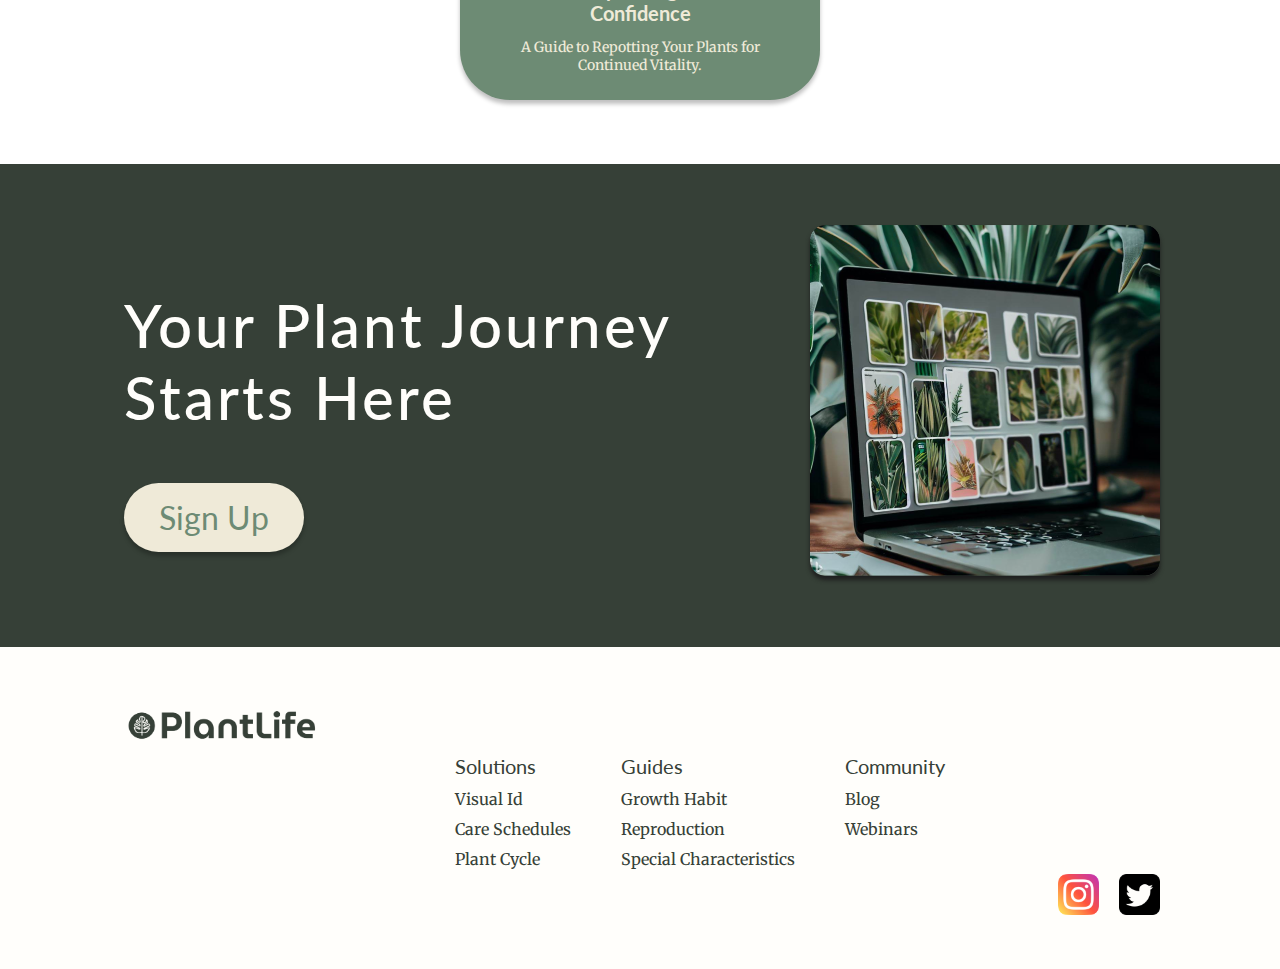
<file: pages/guides.html>
<!DOCTYPE html>
<html lang="en">
<head>
    <meta charset="UTF-8">
    <meta name="viewport" content="width=device-width, initial-scale=1.0">
    <title>PlantLife</title>
    <link rel="preconnect" href="https://fonts.googleapis.com">
    <link rel="preconnect" href="https://fonts.gstatic.com" crossorigin>
    <link href="https://fonts.googleapis.com/css2?family=Lato:wght@100;300;400;700&family=Merriweather:wght@300;400;700&display=swap" rel="stylesheet">
    <link href="https://cdn.jsdelivr.net/npm/bootstrap@5.3.2/dist/css/bootstrap.min.css" rel="stylesheet" integrity="sha384-T3c6CoIi6uLrA9TneNEoa7RxnatzjcDSCmG1MXxSR1GAsXEV/Dwwykc2MPK8M2HN" crossorigin="anonymous">
    <link rel="stylesheet" href="../css/style.css">
</head>
<body>
    <header>
            <a class="navbar-brand" href="../index.html"><img src="../assets/img/logo.png" alt=""></a>
            <nav class="navbar navbar-expand-lg">
                <div class="container-fluid">
                <button class="navbar-toggler" type="button" data-bs-toggle="collapse" data-bs-target="#navbarNavDropdown" aria-controls="navbarNavDropdown" aria-expanded="false" aria-label="Toggle navigation">
                    <span class="navbar-toggler-icon"></span>
                </button>
                <div class="collapse navbar-collapse" id="navbarNavDropdown">
                    <ul class="navbar-nav">
                    <li class="nav-item dropdown">
                        <a class="nav-link dropdown-toggle" href="#" role="button" data-bs-toggle="dropdown" aria-expanded="false">
                        Solutions
                        </a>
                        <ul class="dropdown-menu">
                        <li><a class="dropdown-item" href="../pages/solutions.html">Visual ID</a></li>
                        <li><a class="dropdown-item" href="#">Care Schedules</a></li>
                        <li><a class="dropdown-item" href="#">Plant Cycle</a></li>
                        </ul>
                        </li>
                    <li class="nav-item">
                        <a class="nav-link" href="#">Guides</a>
                    </li>
                    <li class="nav-item">
                        <a class="nav-link" href="../pages/guides.html">About Us</a>
                    </li>
                    <li class="nav-item">
                        <a class="nav-link" href="../pages/community.html">Community</a>
                    </li>
                    <li class="nav-item">
                        <a class="nav-link" href="../pages/login.html">Login</a>
                    </li>
                    </ul>
                </div>
                </div>
            </nav>
        </header>
    <main>
        <section class="sectionGuideOne">
            <h1>Cultivate and <span>Thrive:</span><br>Essential Plant Care Guides</h1>
            <p>Immerse yourself in a treasure trove of invaluable plant care knowledge. Our carefully curated guides offer a wealth of expert tips, techniques, and step-by-step instructions.</p>
        </section>

        <section class="sectionGuideTwo">
            <div class="card">
            <div class="cardImage">
                <img src="../assets/img/card1.png" alt="Card Image 1">
            </div>
            <div class="card-content">
                <h2>Mastering the Art of<br> Plant Lighting</h2>
                <p>Understanding and Providing the Right Light for Your Plants.</p>
            </div>
            </div>

            <div class="card">
                <div class="cardImage">
                    <img src="../assets/img/card2.png" alt="Card Image 2">
                </div>
                <div class="card-content">
                    <h2>The Ultimate Watering<br> Handbook</h2>
                    <p>Perfecting Your Plant Watering Techniques.</p>
                </div>
            </div>

            <div class="card">
                <div class="cardImage">
                    <img src="../assets/img/card3.png" alt="Card Image 3">
                </div>
                <div class="card-content">
                    <h2>Soil <br>Matters</h2>
                    <p>The Essential Guide to Plant Soil and Drainage Management</p>
                </div>
            </div>

            <div class="card">
                <div class="cardImage">
                    <img src="../assets/img/card4.png" alt="Card Image 4">
                </div>
                <div class="card-content">
                    <h2>Creating the Ideal <br>Greenhouse</h2>
                    <p>Temperature and Humidity Control for Healthy Plants.</p>
                </div>
            </div>

            <div class="card">
                <div class="cardImage">
                    <img src="../assets/img/card5.png" alt="Card Image 5">
                </div>
                <div class="card-content">
                    <h2>Fertilization <br>Fundamentals</h2>
                    <p>Nourishing Your Plants for Optimal Growth.</p>
                </div>
            </div>

            <div class="card">
                <div class="cardImage">
                    <img src="../assets/img/card6.png" alt="Card Image 6">
                </div>
                <div class="card-content">
                    <h2>From One <br>to Many</h2>
                    <p>The Complete Propagation Guide for Expanding Your Plant Collection.</p>
                </div>
            </div>

            <div class="card">
                <div class="cardImage">
                    <img src="../assets/img/card7.png" alt="Card Image 7">
                </div>
                <div class="card-content">
                    <h2>Pruning and Trimming <br>Mastery</h2>
                    <p>A Step-by-Step Guide to Enhancing Plant Health and Form.</p>
                </div>
            </div>

            <div class="card">
                <div class="cardImage">
                    <img src="../assets/img/card8.png" alt="Card Image 8">
                </div>
                <div class="card-content">
                    <h2>Guarding Your <br>Garden</h2>
                    <p>Effective Pest and Disease Management Strategies for Thriving Plants.</p>
                </div>
            </div>

            <div class="card">
                <div class="cardImage">
                    <img src="../assets/img/card9.png" alt="Card Image 9">
                </div>
                <div class="card-content">
                    <h2>Transplanting with <br>Confidence</h2>
                    <p>A Guide to Repotting Your Plants for Continued Vitality.</p>
                </div>
            </div>
        </section>

        <section class="sectionGuideThree">
            <div>
                <h2>Your plant journey<br> starts here</h2>
                <button><a href="../pages/login.html">Sign Up</a></button>
            </div>
            <div>
                <img src="../assets/img/laptopcards.png" alt="laptopcards" class="laptop-cards">
            </div>
        </section>
    </main>

    <footer>
        <div>
            <a href="#"><img src="../assets/img/logoblack.png" alt="logo" class="logo-footer"></a>
        </div>
        <section class="pagesFooter">
        <div>
            <ul class="solutions-footer">
                <li><a href="../pages/solutions.html">Solutions</a></li>
                <li><p>Visual Id</p></li>
                <li><p>Care Schedules</p></li>
                <li><p>Plant Cycle</p></li>
            </ul>
        </div>
        <div>
            <ul class="guides-footer">
                <li><a href="#">Guides</a></li>
                <li><p>Growth Habit</p></li>
                <li><p>Reproduction</p></li>
                <li><p>Special Characteristics</p></li>
            </ul>
        </div>
        <div>
            <ul class="community-footer">
                <li><a href="../pages/community.html">Community</a></li>
                <li><p>Blog</p></li>
                <li><p>Webinars</p></li>
            </ul>
        </div>
        </section>
        <section class="social-media">
            <a href="https://www.instagram.com/" target="_blank"><img src="../assets/img/instagram.png" class="ig" alt="Instagram"></a>
            <a href="https://twitter.com/" target="_blank"><img src="../assets/img/twitter.png" class="twitter" alt="twitter"></a></section>
        </section>
    </footer>

    <script src="https://cdn.jsdelivr.net/npm/@popperjs/core@2.11.8/dist/umd/popper.min.js" integrity="sha384-I7E8VVD/ismYTF4hNIPjVp/Zjvgyol6VFvRkX/vR+Vc4jQkC+hVqc2pM8ODewa9r" crossorigin="anonymous"></script>
<script src="https://cdn.jsdelivr.net/npm/bootstrap@5.3.2/dist/js/bootstrap.min.js" integrity="sha384-BBtl+eGJRgqQAUMxJ7pMwbEyER4l1g+O15P+16Ep7Q9Q+zqX6gSbd85u4mG4QzX+" crossorigin="anonymous"></script>

</body>
</html>
</file>
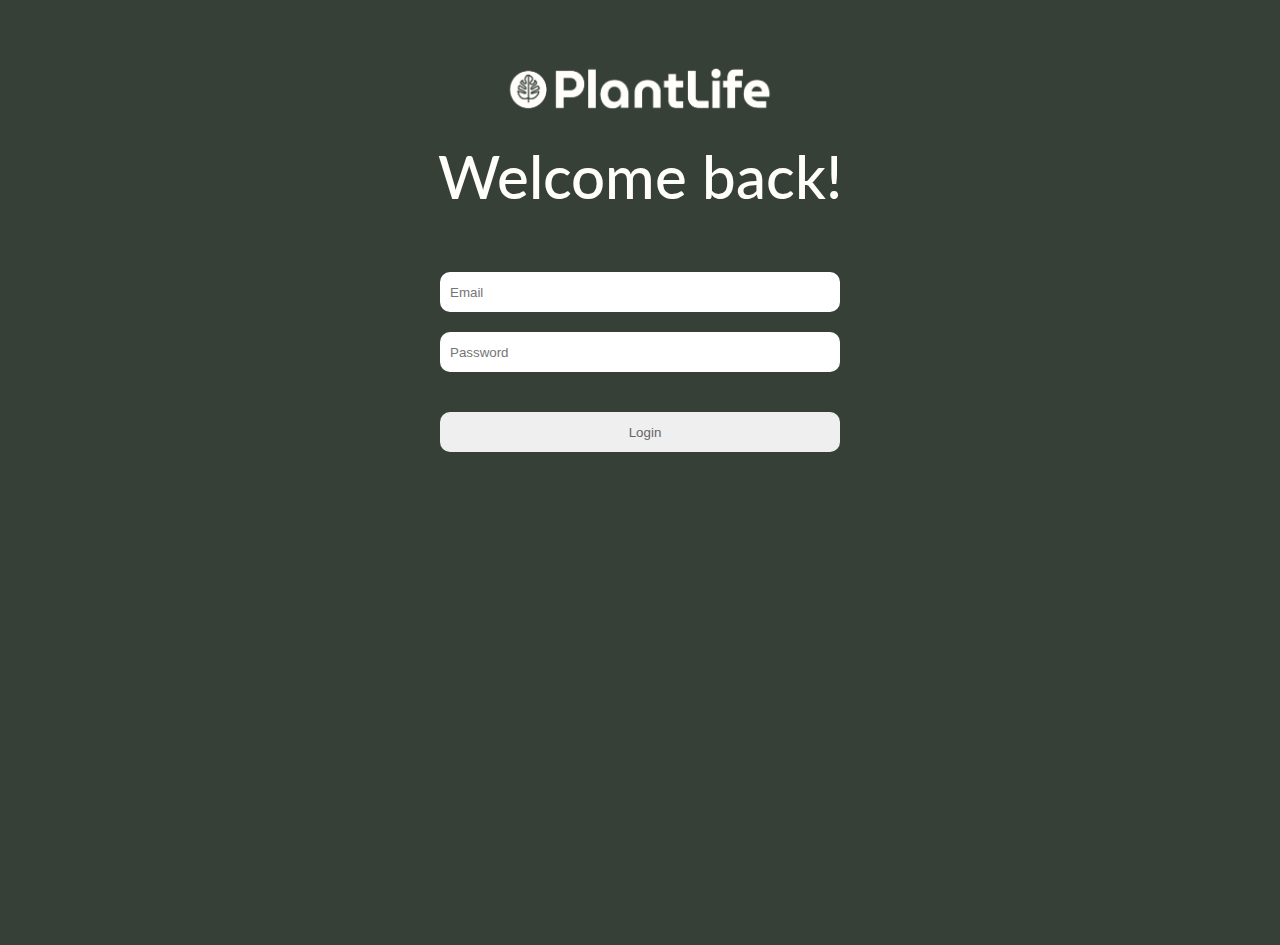
<file: pages/login.html>
<!DOCTYPE html>
<html lang="en">
    <head>
        <meta charset="UTF-8">
        <meta name="viewport" content="width=device-width, initial-scale=1.0">
        <title>PlantLife</title>
        <link rel="preconnect" href="https://fonts.googleapis.com">
    <link rel="preconnect" href="https://fonts.gstatic.com" crossorigin>
<link href="https://fonts.googleapis.com/css2?family=Lato:wght@100;300;400;700&family=Merriweather:wght@300;400;700&display=swap" rel="stylesheet">
        <link rel="stylesheet" href="../css/style.css">
    </head>
    <body>
        <header class="signup">
            <nav>
                <a href="../index.html"><img src="../assets/img/logo.png" alt="logo"></a>
            </nav>
        </header>
    </body>
        <main>
            <section class="form">
                <div>
                        <h1>Welcome back!</h1>
                    <form action="">
                            <label for="email"></label>
                            <input type="text" id="email" placeholder="Email" required> <br>
                            <label for="password"></label>
                            <input type="password" id="password" placeholder="Password" required>
                        <div class="submitSignUp">
                            <input type="submit" value="Login">
                        </div>
                    </form>
                </div>
            </section>
        </main>
        <footer class="footerSignup">
    
        </footer>
    </html>
</file>
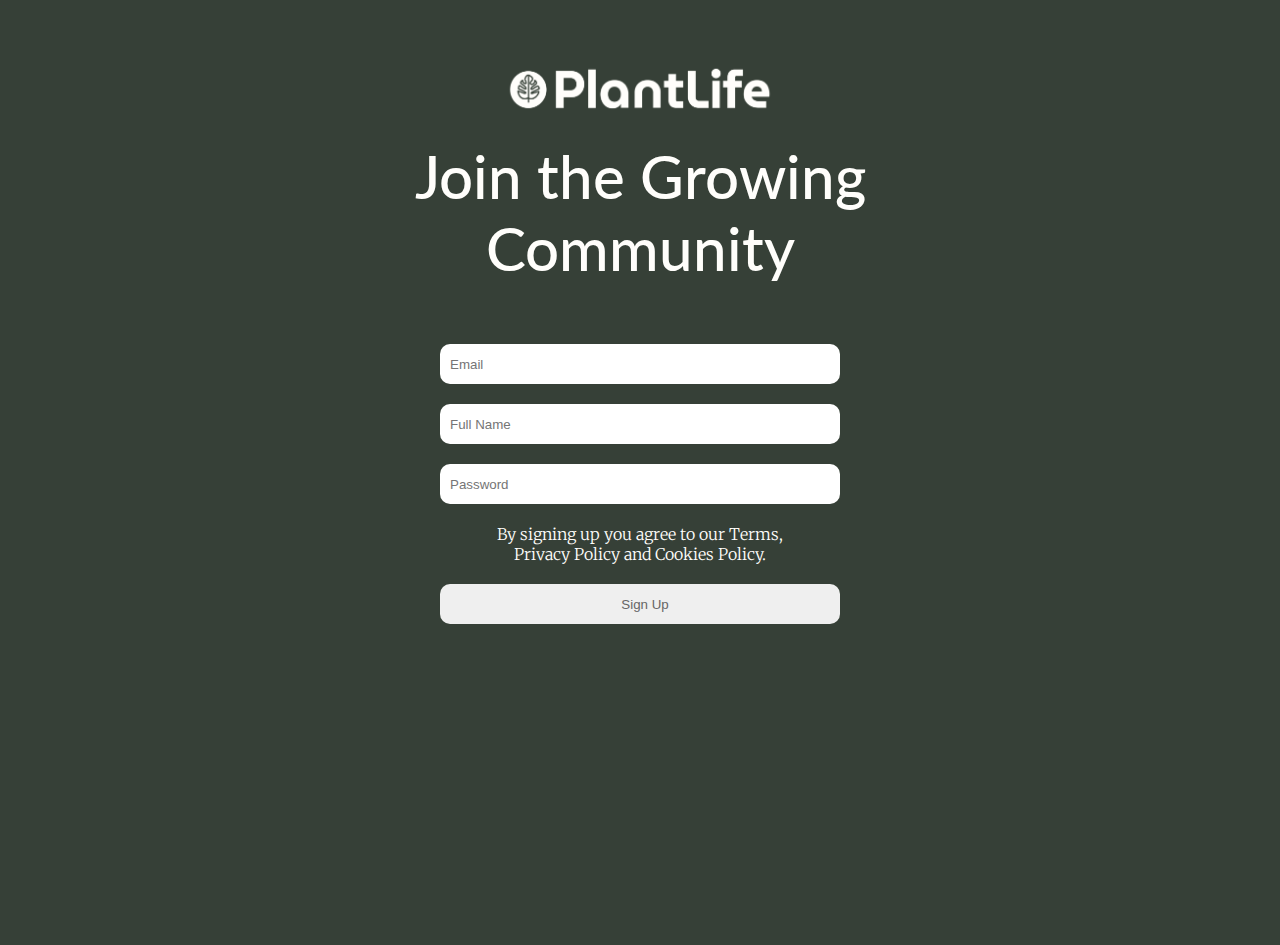
<file: pages/signup.html>
<!DOCTYPE html>
<html lang="en">
<head>
    <meta charset="UTF-8">
    <meta name="viewport" content="width=device-width, initial-scale=1.0">
    <title>PlantLife</title>
    <link rel="preconnect" href="https://fonts.googleapis.com">
    <link rel="preconnect" href="https://fonts.gstatic.com" crossorigin>
    <link href="https://fonts.googleapis.com/css2?family=Lato:wght@100;300;400;700&family=Merriweather:wght@300;400;700&display=swap" rel="stylesheet">
    <link rel="stylesheet" href="../css/style.css">
</head>
<body>
    <header class="signup">
        <nav>
            <a href="../index.html"><img src="../assets/img/logo.png" alt="logo"></a>
        </nav>
    </header>
</body>
    <main>
        <section class="form">
            <div>
                <h1>Join the Growing<br> Community</h1>
                <form action="">
                        <label for="email"></label>
                        <input type="text" id="email" placeholder="Email" required> <br>
                        <label for="fullName"></label>
                        <input type="text" id="fullName" placeholder="Full Name" required> <br>
                        <label for="password"></label>
                        <input type="password" id="password" placeholder="Password" required>
                        <p>By signing up you agree to our Terms,<br> Privacy Policy and Cookies Policy.</p>
                    <div class="submitSignUp">
                        <input type="submit" value="Sign Up">
                    </div>
                    </div>
                </form>
            </div>
        </section>
    </main>
    <footer class="footerSignup">

    </footer>
</html>
</file>
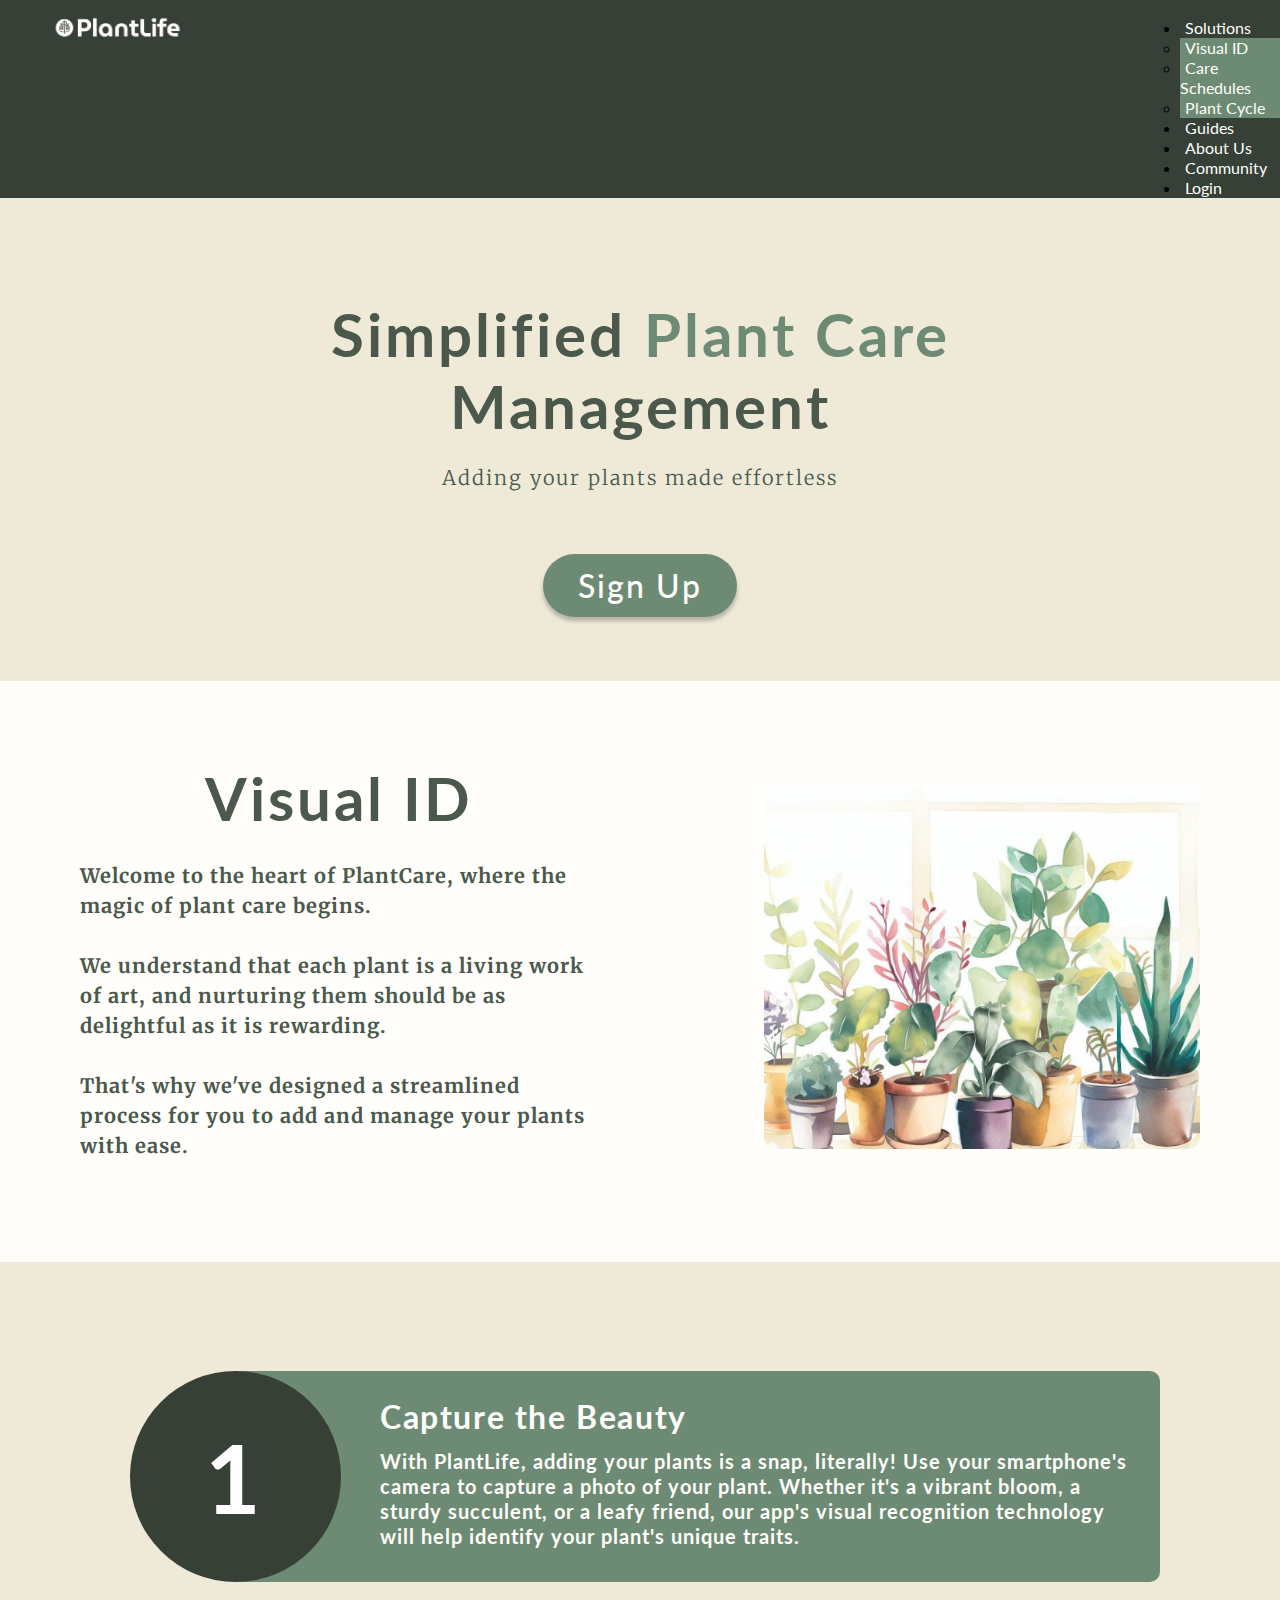
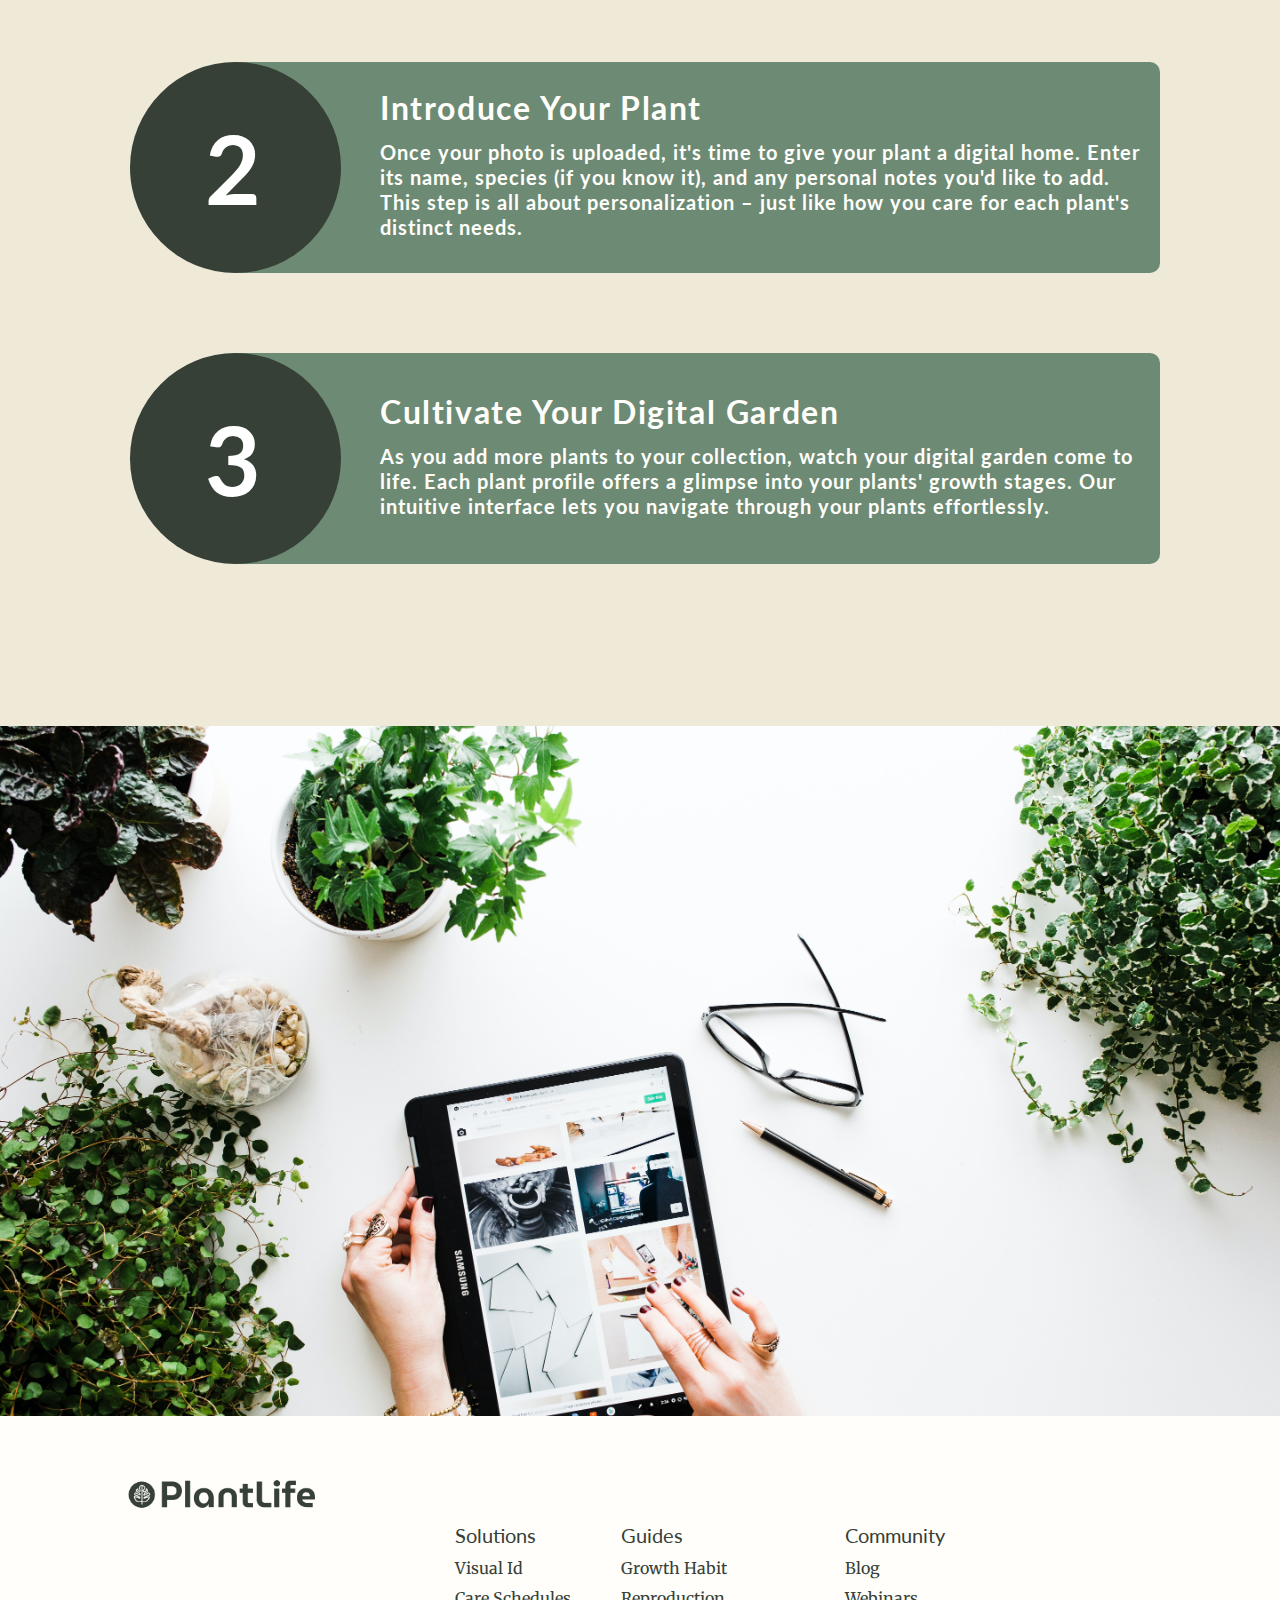
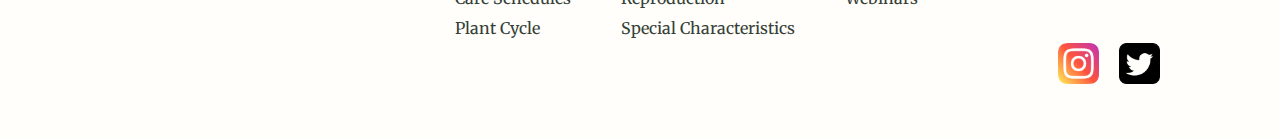
<file: pages/solutions.html>
<!DOCTYPE html>
<html lang="en">
<head>
    <meta charset="UTF-8">
    <meta name="viewport" content="width=device-width, initial-scale=1.0">
    <title>Document</title>
    <link rel="preconnect" href="https://fonts.googleapis.com">
    <link rel="preconnect" href="https://fonts.gstatic.com" crossorigin>
    <link href="https://fonts.googleapis.com/css2?family=Lato:wght@100;300;400;700&family=Merriweather:wght@300;400;700&display=swap" rel="stylesheet"> 
    <link href="https://cdn.jsdelivr.net/npm/bootstrap@5.3.2/dist/css/bootstrap.min.css" rel="stylesheet" integrity="sha384-T3c6CoIi6uLrA9TneNEoa7RxnatzjcDSCmG1MXxSR1GAsXEV/Dwwykc2MPK8M2HN" crossorigin="anonymous">
    <link rel="stylesheet" href="../css/style.css">
</head>
<body>
    <header>
        <a class="navbar-brand" href="../index.html"><img src="../assets/img/logo.png" alt=""></a>
        <nav class="navbar navbar-expand-lg">
            <div class="container-fluid">
            <button class="navbar-toggler" type="button" data-bs-toggle="collapse" data-bs-target="#navbarNavDropdown" aria-controls="navbarNavDropdown" aria-expanded="false" aria-label="Toggle navigation">
                <span class="navbar-toggler-icon"></span>
            </button>
            <div class="collapse navbar-collapse" id="navbarNavDropdown">
                <ul class="navbar-nav">
                <li class="nav-item dropdown">
                    <a class="nav-link dropdown-toggle" href="#" role="button" data-bs-toggle="dropdown" aria-expanded="false">
                    Solutions
                    </a>
                    <ul class="dropdown-menu">
                    <li><a class="dropdown-item" href="../pages/solutions.html">Visual ID</a></li>
                    <li><a class="dropdown-item" href="#">Care Schedules</a></li>
                    <li><a class="dropdown-item" href="#">Plant Cycle</a></li>
                    </ul>
                    </li>
                <li class="nav-item">
                    <a class="nav-link" href="../pages/guides.html">Guides</a>
                </li>
                <li class="nav-item">
                    <a class="nav-link" href="#">About Us</a>
                </li>
                <li class="nav-item">
                    <a class="nav-link" href="../pages/community.html">Community</a>
                </li>
                <li class="nav-item">
                    <a class="nav-link" href="../pages/login.html">Login</a>
                </li>
                </ul>
            </div>
            </div>
        </nav>
    </header>
    <main>
        <section class="sectionSolOne">
            <div>
                <h1>Simplified <span>Plant Care</span><br> Management</h1>
                <p>Adding your plants made effortless</p>
            </div>
            <div>
                <button><a href="../pages/signup.html">Sign Up</a></button>
            </div>
        </section>

        <section class="sectionSolTwo">
            <div>
                <h2>Visual ID</h2>
                <p>Welcome to the heart of PlantCare, where the magic of plant care begins.<br> <br>We understand that each plant is a living work of art, and nurturing them should be as delightful as it is rewarding.<br><br> That's why we've designed a streamlined process for you to add and manage your plants with ease.</p>
            </div>
            <div>
                <img src="../assets/img/plantsolutions.png" alt="">
            </div>
        </section>

        <section class="sectionSolThree">
            <section class="cardSolOne">
                <div class="cardSolNumber">
                    <p>1</p>
                </div>
                <div class="cardSolContent">
                    <h3>Capture the Beauty</h3>
                    <p>With PlantLife, adding your plants is a snap, literally! Use your smartphone's camera to capture a photo of your plant. Whether it's a vibrant bloom, a sturdy succulent, or a leafy friend, our app's visual recognition technology will help identify your plant's unique traits.</p>
                </div>
            </section>
            <section class="cardSolTwo">
                <div class="cardSolNumber">
                    <p>2</p>
                </div>
                <div class="cardSolContent">
                    <h3>Introduce Your Plant</h3>
                    <p>Once your photo is uploaded, it's time to give your plant a digital home. Enter its name, species (if you know it), and any personal notes you'd like to add. This step is all about personalization – just like how you care for each plant's distinct needs.</p>
                </div>
            </section>
            <section class="cardSolThree">
                <div class="cardSolNumber">
                    <p>3</p>
                </div>
                <div class="cardSolContent">
                    <h3> Cultivate Your Digital Garden</h3>
                    <p>As you add more plants to your collection, watch your digital garden come to life. Each plant profile offers a glimpse into your plants' growth stages. Our intuitive interface lets you navigate through your plants effortlessly.</p>
                </div>
            </section>
        </section>

        <section class="sectionSolFour">
        </section>
    </main>

    <footer>
        <div>
            <a href="#"><img src="../assets/img/logoblack.png" alt="logo" class="logo-footer"></a>
        </div>
        <section class="pagesFooter">
            <div>
                <ul class="solutions-footer">
                    <li><a href="#">Solutions</a></li>
                    <li><p>Visual Id</p></li>
                    <li><p>Care Schedules</p></li>
                    <li><p>Plant Cycle</p></li>
                </ul>
            </div>
            <div>
                <ul class="guides-footer">
                    <li><a href="../pages/guides.html">Guides</a></li>
                    <li><p>Growth Habit</p></li>
                    <li><p>Reproduction</p></li>
                    <li><p>Special Characteristics</p></li>
                </ul>
            </div>
            <div>
                <ul class="community-footer">
                    <li><a href="../pages/community.html">Community</a></li>
                    <li><p>Blog</p></li>
                    <li><p>Webinars</p></li>
                </ul>
            </div>
        </section>
        <section class="social-media">
            <a href="https://www.instagram.com/" target="_blank"><img src="../assets/img/instagram.png" class="ig" alt="Instagram"></a>
            <a href="https://twitter.com/" target="_blank"><img src="../assets/img/twitter.png" class="twitter" alt="twitter"></a></section>
        </section>
    </footer>
    <script src="https://cdn.jsdelivr.net/npm/@popperjs/core@2.11.8/dist/umd/popper.min.js" integrity="sha384-I7E8VVD/ismYTF4hNIPjVp/Zjvgyol6VFvRkX/vR+Vc4jQkC+hVqc2pM8ODewa9r" crossorigin="anonymous"></script>
<script src="https://cdn.jsdelivr.net/npm/bootstrap@5.3.2/dist/js/bootstrap.min.js" integrity="sha384-BBtl+eGJRgqQAUMxJ7pMwbEyER4l1g+O15P+16Ep7Q9Q+zqX6gSbd85u4mG4QzX+" crossorigin="anonymous"></script>
</body>
</html>
</file>
<file: css/style.css>
*{
    margin: 0;
    padding: 0;
    box-sizing: border-box;
}

/**header**/

header{
    display: flex;
    align-items: center;
    justify-content: flex-end;
    background-color: #364037;
    width: 100%;
}
.navbar-brand img{
    position: absolute;
    left: 3.125rem;
    top: .75rem;
    height: 1.875rem;
}
.navbar-nav .nav-item.active .nav-link {
    color: #364037;
}
.navbar-toggler{
    border: none;
}
.navbar-toggler:focus {
    all:unset;
}
.navbar-toggler-icon {
    background-image: var(--bs-navbar-toggler-icon-bg);
}
.navbar li a{
    margin-left: .3125rem;
    text-decoration: none;
    font-family: 'Lato', sans-serif;
    color:#FFFEFB
}
.navbar li a:hover{
    color: #6D8B74;
}
.dropdown-menu{
    background-color: #6D8B74;
    width: 6.25rem;
}

/**Home**/

.sectionOne{
    display: flex;
    justify-content: center;
    text-align: center;
    background-color: #FFFEFB;
    padding: 6.25rem;
}
.sectionOne h1{
    margin-bottom: 2.875rem;
    font-family: 'Lato', sans-serif;
    font-weight: 700;
    letter-spacing: .1875rem;
    font-size: 3.75rem;
    color: #4B594D;
}
.sectionOne h1 span{
    font-family: 'Lato', sans-serif;
    font-weight: 700;
    letter-spacing: .1875rem;
    font-size: 3.75rem;
    color: #6D8B74;
}
.sectionOne p{
    width: 37.75rem;
    font-family: 'Merriweather', serif;
    font-weight: 300;
    font-size: 1.25rem;
    color: #4B594D;
    letter-spacing: .125rem;
}
.sectionOne button{
    background-color: #6D8B74;
    padding: .75rem 2.1875rem;
    margin: 4rem;
    border: none;
    border-radius: 3.75rem;
    box-shadow: 0px 4px 4px 0px rgba(0, 0, 0, 0.25);
}
.sectionOne button:hover{
    background-color: #4B594D;
}
.sectionOne button a {
    text-decoration: none;
    font-weight: 500;
    letter-spacing: .125rem;
    color: #FFFEFB;
    font-family: 'Lato', sans-serif;
    font-size: 2rem;
}
.sectionTwo{
    background-color: #EFEAD8;
    width: 100%;
}
.imagesSectionTwo{
    display: flex;
    justify-content: space-evenly;
    flex-wrap: wrap;
}
.carousel-inner{
    width: 31.25rem;
    margin: 0 auto;
}
.sectionTwo img{
    width: 357px;
    margin-top: 5.625rem;
}
.carousel-control-next-icon {
    background-color: #4B594D;
    border-radius: 1.25rem;
}
.carousel-control-prev-icon {
    background-color: #4B594D;
    border-radius: 1.25rem;
}
.textSectionTwo{
    display: flex;
    flex-direction: column;
    align-items: center;
}
.sectionTwo h2{
    margin-top: 4.375rem;
    margin-bottom: 1.875rem;
    text-align: center;
    font-family: 'Lato', sans-serif;
    font-weight: 500;
    font-size: 32px;
    color: #4B594D;
}
.sectionTwo h2 span{
    font-family: 'Lato', sans-serif;
    font-weight: 500;
    font-size: 2rem;
    color: #6D8B74;
}
.sectionTwo p{
    text-align: center;
    font-family: 'Merriweather', serif;
    font-weight: 300;
    font-size: 1.125rem;
    line-height: 1.875rem;
    letter-spacing: .0625rem;
    color: #4B594D;
    padding-left: 13.625rem;
    padding-right: 13.625rem;
    margin-bottom: 3.4375rem;
}
.sectionThree{
    background-color: #FFFEFB;
    padding-left: 7.75rem;
    padding-right: 7.75rem;
}
.solutionsHome{
    margin-top: 5rem;
    margin-bottom: 5rem;
    display: flex;
    justify-content: center;
    list-style: none;
    font-family: 'Lato', sans-serif;
    font-weight: 500;
    font-size: 2rem;
    color: #4B594D;
}
.capture-learn{
    display: flex;
    flex-direction: row;
    justify-content: space-evenly;
    width: 25rem;
}
.set-nurture{
    display: flex;
    flex-direction: row;
    justify-content: space-evenly;
    width: 25rem;
}
.descriptionSectionThree{
    display: flex;
    justify-content: space-evenly;
    flex-wrap: wrap;
}
.sectionThree p{
    width: 27.125rem;
    text-align: right;
    font-family: 'Merriweather', serif;
    font-weight: 500;
    font-size: 1.125rem;
    letter-spacing: .0625rem;
    line-height: 3.125rem;
    color: #4B594D;
    padding-bottom: 5rem;
}
.plantPhone{
    margin-bottom: 6.5625rem;
    width: 28.5625rem;
    height: 28.5625rem;
    border-radius: .9375rem;
    box-shadow: 0rem .25rem .25rem 0rem #afafaf
}
.sectionFour{
    display: flex;
    align-items: center;
    justify-content: space-between;
    background-color: #EFEAD8;
    text-align: center;
}
.leafOne{
    width: 22.5rem;
    height: 12.5rem;
}
.leafTwo{
    width: 22.5rem;
    height: 12.5rem;
}
.sectionFour h2{
    margin-top: 3.125rem;
    margin-bottom: 2.9375rem;
    text-align: center;
    font-family: 'Lato', sans-serif;
    font-weight: 700;
    letter-spacing: .1875rem;
    font-size: 3.75rem;
    color: #4B594D;
}
.sectionFour button{
    background-color: #6D8B74;
    padding: .9375rem 1.875rem;
    border: none;
    border-radius: 3.75rem;
    box-shadow: 0rem .25rem .25rem 0rem #afafaf;
    margin-bottom: 3.125rem;

}
.sectionFour button:hover{
    background-color: #4B594D;
}
.sectionFour button a {
    text-decoration: none;
    color: #FFFEFB;
    font-family: 'Lato', sans-serif;
    font-size: 2rem;
}

@media(max-width: 768px){
    .sectionOne p{
        width: 5rem;
        font-size: 1rem;
        font-style: normal;
        font-weight: 700;
        line-height: 1.5625rem;
        letter-spacing: .05rem;
    }
.sectionOne h1{
    margin-bottom: 2.875rem;
    font-family: 'Lato', sans-serif;
    font-weight: 700;
    letter-spacing: .1875rem;
    font-size: 3.75rem;
    color: #4B594D;
}
.sectionOne h1 span{
    font-family: 'Lato', sans-serif;
    font-weight: 700;
    letter-spacing: .1875rem;
    font-size: 3.75rem;
    color: #6D8B74;
}
.sectionOne button{
    background-color: #6D8B74;
    padding: .75rem 2.1875rem;
    margin: 4rem;
    border: none;
    border-radius: 3.75rem;
    box-shadow: 0px 4px 4px 0px rgba(0, 0, 0, 0.25);
}
.sectionOne button:hover{
    background-color: #4B594D;
}
.sectionOne button a {
    text-decoration: none;
    font-weight: 500;
    letter-spacing: .125rem;
    color: #FFFEFB;
    font-family: 'Lato', sans-serif;
    font-size: 2rem;
}
.sectionTwo img{
    width: 7.9375rem;
    margin-top: 2.5rem;
}
.sectionTwo h2{
    margin-top: 4.375rem;
    margin-bottom: 1.875rem;
    font-size: 1.5rem;
    font-style: normal;
    font-weight: 700;
    line-height: 2.5rem;
    letter-spacing: .075rem;
}
.sectionTwo h2 span{
    font-weight: 500;
    font-size: 1.5rem;
    font-style: normal;
    font-weight: 700;
    line-height: 2.5rem;
    letter-spacing: .075rem;
}
.sectionTwo p{
    font-weight: 300;
    font-size: 16px;
    font-style: normal;
    font-weight: 700;
    line-height: 1.5625rem;
    letter-spacing: .05rem;
    padding-left: 1.25rem;
    padding-right: 1.25rem;
    margin-bottom: 2.5rem;
}
.sectionFour h2{
    font-size: 46px;
    font-style: normal;
    font-weight: 700;
    line-height: 3.75rem;
    letter-spacing: .1437rem;
}
.leafOne{
    width: 15.625rem;
    height: 8.625rem;
}
.leafTwo{
    width: 15.625rem;
    height: 8.625rem;
}
}

@media(max-width: 425px){
    .sectionOne{
        padding: 1.5625rem;
    }
    .sectionOne h1{
        margin-bottom: 1.875rem;
        font-size: 1.75rem;
        font-style: normal;
        font-weight: 700;
        line-height: 2.5rem; 
        letter-spacing: .0875rem;
    }
    .sectionOne h1 span{
        font-size: 1.75rem;
        font-style: normal;
        font-weight: 700;
        line-height: 2.5rem; 
        letter-spacing: .0875rem;
    }
    .sectionOne p{
        width: 80%;
        margin-left: 2rem;
        font-size: 1rem;
        font-style: normal;
        font-weight: 700;
        line-height: 1.5625rem;
        letter-spacing: .05rem;
    }
    .sectionOne button{
        padding: .5rem 1.25rem;
        margin: 1.875rem;
    }
    .sectionOne button a {
        font-weight: 500;
        letter-spacing: .125rem;
        font-size: 1rem;
    }
    .sectionTwo{
        background-color: #EFEAD8;
        width: 100%;
    }
    .imagesSectionTwo{
        display: flex;
        justify-content: space-evenly;
        flex-wrap: wrap;
    }
    .carousel-inner{
        width: 18.75rem;
        margin: 0 auto;
    }
    .sectionTwo img{
        width: 7.9375rem;
        margin-top: 5.625rem;
    }
    .sectionTwo h2{
        margin-top: 4.375rem;
        margin-bottom: 1.875rem;
        font-size: 1.5rem;
        font-style: normal;
        font-weight: 700;
        line-height: 2.5rem;
        letter-spacing: .075rem;
    }
    .sectionTwo h2 span{
        font-weight: 500;
        font-size: 1.5rem;
        font-style: normal;
        font-weight: 700;
        line-height: 2.5rem;
        letter-spacing: .075rem;
    }
    .sectionTwo p{
        font-weight: 300;
        font-size: 16px;
        font-style: normal;
        font-weight: 700;
        line-height: 1.5625rem; /* 156.25% */
        letter-spacing: .05rem;
        padding-left: 1.25rem;
        padding-right: 1.25rem;
        margin-bottom: 2.5rem;
    }
    .sectionThree{
        background-color: #FFFEFB;
        padding-left: 1.25rem;
        padding-right: 1.25rem;
    }
    .solutionsHome{
        display: flex;
        flex-direction: column;
        margin-top: 2.5rem;
        margin-bottom: 2.5rem;
        font-weight: 500;
        font-size: 1.25rem;
        padding-left: 0;
    }
    .descriptionSectionThree{
        display: flex;
        justify-content: space-around;
        flex-wrap: wrap;
    }
    .sectionThree p{
        margin-left: 1.25rem;
        margin-right: 1.25rem;
        font-weight: 500;
        font-size: 1rem;
        font-style: normal;
        font-weight: 700;
        line-height: 1.5625rem;
        letter-spacing: .05rem;
    }
    .plantPhone{
        margin-bottom: 2.5rem;
        width: 13.625rem;
        height: 13.625rem;
    }
    .sectionFour{
        display: flex;
        flex-direction: column;
        align-items: center;
    }
    .sectionFour h2{
        font-size: 1.75rem;
        font-style: normal;
        font-weight: 700;
        line-height: 2.5rem; 
        letter-spacing: .0875rem;
    }
}


/**Sign Up**/

.signup{
    display: flex;
    justify-content: center;
    height: 8.75rem;
    text-align: center;
}
.signup img{
    width: 17.8125rem;
    padding-top: 2.5rem;
}
.form{
    height: 46.875rem;
    background-color: #364037;
    text-align: center;
    font-family: 'Lato', sans-serif;
    border-color: #364037;
}
.form h1{
    font-family: 'Lato', sans-serif;
    font-weight: bold;
    font-weight: 500;
    font-size: 3.75rem;
    color: #FFFEFB;
    margin-bottom: 3.75rem;
}
.form p{
    font-family: 'Merriweather', serif;
    font-weight: lighter;
    color: #FFFEFB;
}
.form input{
    margin-bottom: 1.25rem;
    color: #666666;
    border: none;
    text-indent: .625rem;
    width: 25rem;
    height: 2.5rem;
    border-radius: .625rem;
}
footer p{
    color: FFFEFB;
    font-family: 'Merriweather', serif;
}
.submitSignUp{
    margin-top: 1.25rem;
    margin-bottom: .625rem;
}
.footerSignup{
    background-color: #364037;
}

/**Guides**/

.sectionGuideOne{
    display: flex;
    flex-direction: column;
    align-items: center;
    background-color: #FFFEFB;
    text-align: center;
}
.sectionGuideOne h1{
    margin-top: 6.25rem;
    font-family: 'Lato', sans-serif;
    font-weight: 700;
    letter-spacing: .1875rem;
    font-size: 3.75rem;
    color: #4B594D;
}
.sectionGuideOne h1 span{
    font-family: 'Lato', sans-serif;
    font-weight: 700;
    letter-spacing: .1875rem;
    font-size: 3.75rem;
    color: #6D8B74;
}
.sectionGuideOne p{    
    width: 685px;
    margin-top: 3.6875rem;
    margin-bottom: 4.875rem;
    text-align: center;
    font-family: 'Merriweather', serif;
    font-weight: 500;
    font-size: 1.25rem;
    color: #4B594D;
    letter-spacing: .125rem;
}
.sectionGuideTwo{
    width: 100%;
    display: flex;
    flex-direction: row;
    flex-wrap: wrap;
    justify-content: space-evenly;
    padding-left: 7.5rem;
    padding-right: 7.5rem;

}
.card{
    width: 22.5rem;
    height: 337px;
    background-color: #FCECD5;
    border-radius: 3.125rem 3.125rem 0rem 0rem;
    margin-bottom: 12.5rem
}
.card img{
    margin-left: 2.25rem;
    width: 80%;
    margin-top: 2.8125rem;
    border-radius: 3.125rem 3.125rem 0rem 0rem;
}
.card-content{
    height: 8.5rem;
    width: 22.5rem;
    background-color: #6D8B74;
    border-radius: 0rem 0rem 3.125rem 3.125rem;
    text-align: center;
    box-shadow: 0rem .25rem .25rem 0rem rgba(0, 0, 0, 0.25);
}
.card-content p {
    padding: .8125rem 3.375rem;
    font-family: 'Merriweather', serif;
    font-weight: 500;
    font-size: .875rem;
    color: #EFEAD8;
}
.sectionGuideTwo h2{
    font-family: 'Lato', sans-serif;
    font-weight: 700;
    font-size: 1.25rem;
    color: #EFEAD8;
    padding-top: .8125rem;
}

.sectionGuideThree{
    display: flex;
    justify-content: space-between;
    background-color: #364037;
    padding-left: 7.75rem;
}
.sectionGuideThree h2{
    font-family: 'Lato', sans-serif;
    text-transform: capitalize;
    text-align: left;
    font-weight: 500;
    letter-spacing: .1875rem;
    font-size: 3.75rem;
    color: #FFFEFB;
    padding-top: 7.8125rem;
}
.sectionGuideThree button{
    margin-top: 3.125rem;
    margin-bottom: 5.9375rem;
    background-color: #EFEAD8;
    padding: .9375rem 2.1875rem;
    border: none;
    border-radius: 3.75rem;
    box-shadow: 0rem .25rem .25rem 0rem rgba(0, 0, 0, 0.25);
}
.sectionGuideThree button a {
    text-decoration: none;
    color: #6D8B74;
    font-family: 'Lato', sans-serif;
    font-size: 2rem;
}
.laptop-cards {
    margin-top: 3.8125rem;
    margin-right: 7.5rem;
    width: 21.875rem;
    border-radius: .9375rem;
    box-shadow: 0rem .25rem .25rem 0rem #1f1f1f
}

/**Community**/

.sectionCommOne{
    background: #FFFEFB;
}
.welcomComm{
    display: flex;
    justify-content: space-between;
    padding-right: 11.25rem;
    padding-left: 13.5rem;
    align-items: center;
    margin-bottom: 2.5rem;
}
.sectionCommOne h1{
    margin-bottom: 2.875rem;
    font-family: 'Lato', sans-serif;
    font-weight: 700;
    letter-spacing: .1875rem;
    font-size: 3.75rem;
    color: #4B594D;
    text-align: left;
}
.sectionCommOne h1 span{
    font-family: 'Lato', sans-serif;
    font-weight: 700;
    letter-spacing: .1875rem;
    font-size: 3.75rem;
    color: #6D8B74;
    text-align: left;
}
.sectionCommOne img{
    height: 100%;
    width: 32.0625rem;
}
.search-bar{
    display: flex;
    justify-content: center;
    text-align: center;
}
.search-bar form{
    position: relative;
}
.search-bar img{
    width: 1.25rem;
    height: 1.25rem;
    position: absolute;
    left: 35px;
    top: 1.5625rem;
}
.search-bar input{
    padding-left: 1.5rem;
    color: #666666;
    font-family: 'Lato', sans-serif;
    font-weight: 400;
    font-size: 1.5rem;
    border: 5px solid #6D8B74;
    text-indent: 2rem;
    width: 32rem;
    height: 4.4375rem;
    border-radius: 2.3rem;
}
.search-bar input:focus{
    border: 5px solid #4B594D;
    outline: none;
}
.sectionCommTwo{
    display: grid;
    grid-template-columns: repeat(3 1fr);
    grid-template-rows: 21.25rem 21.25rem;
    grid-template-areas:
    "blog-card1 blog-card2 blog-card3"
    "blog-card4 blog-card5 blog-card6"
    ;
    column-gap: 4.375rem;
    row-gap: 7.5rem;
    justify-content: center;
    margin-top: 8rem;
    background: #FFFEFB;
    padding-left: 7.5rem;    
    padding-right: 7.5rem;

}
.blog-card img{
    width: 21.875rem;
}
.blog-card-content{
    display: flex;
    align-items: center;
    color: #364037;
    font-family: 'Lato', sans-serif;
    font-size: 1.25rem;
    font-weight: 700;
    line-height: 1.75rem;
    letter-spacing: .0625rem;
    text-indent: 0;
    margin-top: 1.5625rem;
}
.blog-card-content img{
    padding-right: 1.25rem;
    width: 4.5rem;
}
.sectionCommThree{
    background: #EFEAD8;
    margin-top: 6.8125rem;
}
.sectionCommThree h2{
    padding-top: 7.25rem;
    color: #364037;
    text-align: center;
    font-family: 'Lato', sans-serif;
    font-size: 2rem;
    font-weight: 700;
    line-height: 1.5625rem;
    letter-spacing: .1rem;
}
.sectionCommThree span{
    color: #6D8B74;
    font-family: 'Lato', sans-serif;
    font-size: 2rem;
    font-weight: 700;
    line-height: 1.5625rem;
    letter-spacing: .1rem;
}
.webinar{
    padding-bottom: 6.25rem;
}
.webinar-card{
    display: flex;
    flex-direction: row;
    align-items: center;
    justify-content: space-between;
    padding-right: 3.75rem;
    height: 8.75rem;
    margin-left: 7.5rem;
    margin-right: 7.5rem;
    margin-top: 3.625rem;
    background-color: #364037;
    border-radius: .625rem;
    box-shadow: 0rem .25rem .25rem 0rem #1f1f1f;
}
.webinar-card img{
    margin-left: 1.75rem;
    width: 5.3125rem;
    height: 5.3125rem;
    border-radius: .5625rem;
}
.webinar-card h3{
    color: #FFFEFB;
    font-family: 'Lato', sans-serif;
    font-size: 2rem;
    font-weight: 700;
    line-height: 1.5625rem;
    letter-spacing: .1rem;
    display: inline;
}
.webinar-card p{
    color: #FFFEFB;
    font-family: 'Lato', sans-serif;
    font-size: 1.5rem;
    font-style: normal;
    font-weight: 700;
    line-height: 1.5625rem;
    letter-spacing: .075rem;
    padding: 5px;
}
.sectionCommFour{
    display: flex;
    flex-direction: column;
    align-items: center;
    background: #FFFEFB;
}
.sectionCommFour h2{
    padding-top: 5.625rem;
    color: #4B594D;
    font-family: 'Lato', sans-serif;
    font-size: 3.75rem;
    font-weight: 700;
    line-height: 6.25rem;
    letter-spacing: .1875rem;
    text-align: center;
    padding-top: 5.625rem;
}
.sectionCommFour span{
    color: #6D8B74;
    font-family: 'Lato', sans-serif;
    font-size: 3.75rem;
    font-weight: 700;
    line-height: 6.25rem;
    letter-spacing: .1875rem;
}
.sectionCommFour input{
    margin-top: 5.375rem;
    border: .3125rem solid #6D8B74;
    height: 4.4375rem;
    border-radius: 2.875rem;
    margin-bottom: 6.25rem;
}
.email-input{
    width: 39.5rem;
    color: #666;
    font-family: 'Lato', sans-serif;
    font-size: 1.5rem;
    font-weight: 400;
    line-height: 1.5625rem;
    letter-spacing: .075rem;
    text-indent: 1.875rem;
    box-shadow: 0rem .25rem .25rem 0rem #898989;
}
.email-input:focus{
    outline: none;
}
.sectionCommFour form{
    position: relative;
}
.send-input{
    position: absolute;
    right: 5px;
    width: 9.25rem;
    border: .3125rem solid #6D8B74;
    background-color: #6D8B74;
    box-shadow: 0rem .25rem .25rem 0rem #898989;
    color: #FFFEFB;
    font-family: 'Lato', sans-serif;
    font-size: 1.5rem;
    font-weight: 700;
    line-height: 1.5625rem;
    letter-spacing: .075rem;
    text-align: center;
}


@media(max-width: 768px){
    .welcomComm{
        display: flex;
        justify-content: space-between;
        padding-right: 3.125rem;
        padding-left: 3.125rem;
        align-items: center;
        margin-bottom: 2.5rem;
    }
    .sectionCommOne{
        margin-top: 1.25rem;
    }
    .sectionCommOne h1{
        margin-top: 3.4375rem;
        font-size: 2.875rem;
        font-style: normal;
        font-weight: 700;
        line-height: 5rem;
        letter-spacing: .1437rem;
    }
    .sectionCommOne h1 span{
        font-size: 2.875rem;
        font-style: normal;
        font-weight: 700;
        line-height: 5rem;
        letter-spacing: .1437rem;
    }
    .sectionCommOne img{
        height: 100%;
        width: 20.875rem;
    }
    .search-bar input{
        font-weight: 400;
        font-size: 1.125rem;
        padding-left: 20px;
        font-size: 1.25rem;
        border: 4px solid #6D8B74;
        text-indent: 2rem;
        width: 25.3125rem;
        height: 3.125rem;
        border-radius: 2.3rem;
    }
    .search-bar img{
        width: .9375rem;
        height: .9375rem;
        position: absolute;
        left: 30px;
        top: 18px;
    }
    .sectionCommTwo{
    display: grid;
    grid-template-columns: repeat(2 1fr);
    grid-template-rows: repeat(3, 22.0625rem);
    grid-template-areas:
    "blog-card1 blog-card2"
    "blog-card3 blog-card4"
    "blog-card5 blog-card6"
    ;
    column-gap: 4.0625rem;
    row-gap: 0;
    padding-left: 3.125rem;    
    padding-right: 3.125rem;
}
.blog-card img{
    width: 18.125rem;
}
.blog-card-content{
    display: flex;
    justify-content: center;
}
.blog-card-content img{
    width: 3.75rem;
}
.blog-card-content p{
    font-size: 16px;
    font-style: normal;
    font-weight: 700;
    line-height: 1.25rem;
    letter-spacing: .0437rem;
}
.sectionCommThree{
    margin-top: 3.125rem;
}
.webinar{
    padding-bottom: 3.125rem;
}
.webinar-card{
    display: flex;
    flex-direction: row;
    padding-right: 1.75rem;
    align-items: center;
    justify-content: space-between;
    height: 6.25rem;
    margin-left: 3.125rem;
    margin-right: 3.125rem;
    margin-bottom: 3.125rem;
}
.webinar-card img{
    margin-left: 1.75rem;
    margin-right: .9375rem;
    width: 4.4375rem;
    height: 4.4375rem;
    border-radius: .5625rem;
}
.webinar-card h3{
    font-size: 1.25rem;
    font-weight: 500;
    line-height: 1.5625rem;
    letter-spacing: .1rem;
    display: inline;
}
.webinar-card p{
    font-size: .875rem;
    font-style: normal;
    font-weight: 700;
    line-height: 1.5625rem;
    letter-spacing: .0437rem;
    padding: 5px;
}
.sectionCommFour h2{
    margin-top: 3.4375rem;
    font-size: 2.875rem;
    font-style: normal;
    font-weight: 700;
    line-height: 5rem;
    letter-spacing: .1437rem;
    padding-top: 3.125rem;
}
.sectionCommFour h2 span{
        margin-top: 3.4375rem;
        font-size: 2.875rem;
        font-style: normal;
        font-weight: 700;
        line-height: 5rem;
        letter-spacing: .1437rem;
}
.sectionCommFour input{
    margin-top: 4.375rem;
    border: 4px solid #6D8B74;
    height: 3.375rem;
    border-radius: 2.875rem;
    margin-bottom: 3.125rem;
}
.email-input{
    width: 30rem;
    color: #666;
    font-family: 'Lato', sans-serif;
    font-size: 1.5rem;
    font-weight: 400;
    line-height: 1.5625rem;
    letter-spacing: .075rem;
    text-indent: 1.875rem;
    box-shadow: 0rem .25rem .25rem 0rem #898989;
}
.send-input{
    position: absolute;
    right: 2px;
    width: 7.5rem;
    border: none;
    background-color: #6D8B74;
    box-shadow: 0rem .25rem .25rem 0rem #898989;
    color: #FFFEFB;
    font-family: 'Lato', sans-serif;
    font-size: 1.5rem;
    font-weight: 700;
    line-height: 1.5625rem;
    letter-spacing: .075rem;
    text-align: center;
}
}

@media(max-width: 425px){
    .welcomComm{
        display: flex;
        flex-direction: column;
        justify-content: center;
        padding-right: 1.625rem;
        padding-left: 1.625rem;
        margin-bottom: 1.875rem;
    }
    .sectionCommOne{
        margin-top: 1.25rem;
    }
    .sectionCommOne h1{
        margin-top: 1.875rem;
        margin-bottom: .125rem;
        font-size: 1.75rem;
        font-style: normal;
        font-weight: 700;
        line-height: 32px; 
        letter-spacing: .0875rem;
    }
    .sectionCommOne h1 span{
        font-size: 1.75rem;
        font-style: normal;
        font-weight: 700;
        line-height: 2rem; 
        letter-spacing: .0875rem;
    }
    .sectionCommOne img{
        height: 100%;
        width: 16.875rem;
    }
    .search-bar input{
        font-weight: 400;
        font-size: 1rem;
        padding-left: 20px;
        font-size: .875rem;
        border: 3px solid #6D8B74;
        text-indent: 1rem;
        width: 15.5rem;
        height: 2.3125rem;
        border-radius: 2rem;
    }
    .search-bar img{
        width: .75rem;
        height: .75rem;
        position: absolute;
        left: 20px;
        top: 12px;
    }
    .sectionCommTwo{
    display: grid;
    grid-template-columns: 1fr;
    grid-template-rows: repeat(6, 19.0625rem);
    grid-template-areas:
    "blog-card1" 
    "blog-card2"
    "blog-card3" 
    "blog-card4"
    "blog-card5" 
    "blog-card6"
    ;
    row-gap: 0;
    margin-top: 3.125rem;
    align-items: center;
}
.blog-card{
    display: flex;
    flex-direction: column;
    align-items: center;
}
.blog-card img{
    width: 16.875rem;
}
.blog-card-content{
    margin-top: .9375rem;
    display: flex;
    justify-content: center;
}
.blog-card-content img{
    width: 3.4375rem;
}
.blog-card-content p{
    font-size: .875rem;
    font-style: normal;
    font-weight: 700;
    line-height: 1.25rem; 
    letter-spacing: .0437rem;
}

.sectionCommThree h2{
    padding-top: 4.375rem;
    padding-left: 1.25rem;
    padding-right: 1.25rem;
    font-size: 1.75rem;
    font-weight: 700;
    line-height: 1.875rem; 
    letter-spacing: .0875rem;
}
.webinar{
    margin-top: .625rem;
    padding-bottom: 2.5rem;
}
.webinar-card{
    display: flex;
    flex-direction: column;
    align-items: center;
    justify-content: space-evenly;
    padding-right: 1.25rem;
    padding-left: 1.25rem;
    height: 17.0625rem;
    margin-left: 1.5625rem;
    margin-right: 1.5625rem;
    margin-bottom: 2.5rem;
}
.webinar-card img{
    width: 3.125rem;
    height: 3.125rem;
    border-radius: .5625rem;
}
.webinar-card h3{
    text-align: center;
    font-size: 1.25rem;
    font-weight: 500;
    line-height: 1.5625rem;
    letter-spacing: .1rem;
    display: block;
}
.webinar-card p{
    text-align: center;
    font-size: .875rem;
    font-weight: 700;
    line-height: 1.5625rem;
    letter-spacing: .0437rem;
    padding: 5px;
}
.sectionCommFour h2{
    margin-top: 1.25rem;
    font-size: 1.75rem;
    font-style: normal;
    font-weight: 700;
    line-height: 2.375rem;
    letter-spacing: .0875rem;
}
.sectionCommFour h2 span{
    margin-top: 1.25rem;
    font-size: 1.75rem;
    font-style: normal;
    font-weight: 700;
    line-height: 2.375rem;
    letter-spacing: .0875rem;
}
.sectionCommFour input{
    margin-top: 2.8125rem;
    border: 3px solid #6D8B74;
    height: 2.3125rem;
    border-radius: 1.875rem;
    margin-bottom: 2.5rem;
}
.email-input{
    width: 15.5rem;
    margin-left: 0;
    color: #666;
    font-family: 'Lato', sans-serif;
    font-size: 1rem;
    font-style: normal;
    font-weight: 400;
    line-height: 1.5625rem;
    letter-spacing: .05rem;
    text-indent: 1.125rem;
    box-shadow: 0rem .25rem .25rem 0rem #898989;
}
.send-input{
    position: absolute;
    right: 1px;
    width: 4.75rem;
    border: none;
    background-color: #6D8B74;
    box-shadow: 0rem .25rem .25rem 0rem #898989;
    color: #FFFEFB;
    font-family: 'Lato', sans-serif;
    font-size: 1rem;
    font-style: normal;
    font-weight: 700;
    line-height: 1.5625rem;
    letter-spacing: .05rem;
    text-align: center;
}
}



/**Solutions**/

.sectionSolOne{
    display: flex;
    flex-direction: column;
    justify-content: center;
    background-color: #EFEAD8;
    text-align: center;
}
.sectionSolOne h1{
    padding-top: 6.25rem;
    margin-bottom: 1.4375rem;
    font-family: 'Lato', sans-serif;
    font-weight: 700;
    letter-spacing: .1875rem;
    font-size: 3.75rem;
    color: #4B594D;
}
.sectionSolOne h1 span{
    font-family: 'Lato', sans-serif;
    font-weight: 700;
    letter-spacing: .1875rem;
    font-size: 3.75rem;
    color: #6D8B74;
}
.sectionSolOne p{
    font-family: 'Merriweather', serif;
    font-weight: 300;
    font-size: 1.25rem;
    color: #4B594D;
    letter-spacing: .125rem;
}
.sectionSolOne button{
    background-color: #6D8B74;
    padding: .75rem 2.1875rem;
    margin: 4rem;
    border: none;
    border-radius: 3.75rem;
    box-shadow: 0rem .25rem .25rem 0rem rgba(0, 0, 0, 0.25);
}
.sectionSolOne button:hover{
    background-color: #4B594D;
}
.sectionSolOne button a {
    text-decoration: none;
    font-weight: 500;
    letter-spacing: .125rem;
    color: #FFFEFB;
    font-family: 'Lato', sans-serif;
    font-size: 2rem;
}
.sectionSolTwo{
    display: flex;
    justify-content: space-around;
    flex-wrap: wrap;
    background-color: #FFFEFB;
}
.sectionSolTwo h2{
    text-align: left;
    padding-top: 6.5625rem;
    padding-left: 7.8125rem;
    color: #4B594D;
    font-family: 'Lato', sans-serif;
    font-size: 3.75rem;
    font-weight: 700;
    line-height: 1.5625rem;
    letter-spacing: .1875rem;
}
.sectionSolTwo p{
    width: 32.75rem;
    padding-top: 3.125rem;
    color: #4B594D;
    font-family: 'Merriweather', serif;
    font-size: 1.25rem;
    font-weight: 700;
    line-height: 1.875rem;
    letter-spacing: .0625rem;
    text-indent: 0;
}
.sectionSolTwo img{
    height: 29.25rem;
    padding-top: 6.5625rem;
    margin-bottom: 6.8125rem;
}
.sectionSolThree{
    height: 66.5rem;
    background-color: #EFEAD8;
}
.cardSolNumber{
    width: 13.1875rem;
    height: 13.1875rem;
    position: absolute;
    left: -100px;
    background-color: #364037;
    border-radius: 6.5938rem;
    color: #FFF;
    font-family: 'Lato', sans-serif;
    font-size: 6rem;
    font-weight: 700;
    line-height: 1.5625rem;
    letter-spacing: .3rem;
    text-align: center;
    text-indent: 0;
    padding-top: 5.7813rem
}
.cardSolOne{
    display: flex;
    justify-content: flex-end;
    position: relative;
    height: 25rem;
    margin-right: 7.5rem;
    margin-left: 14.375rem;
    padding-bottom: 5rem;
    padding-top: 6.8125rem;
}
.cardSolTwo{
    display: flex;
    justify-content: flex-end;
    position: relative;
    height: 18.1875rem;
    margin-right: 7.5rem;
    margin-left: 14.375rem;
    padding-bottom: 5rem;
}
.cardSolThree{
    display: flex;
    justify-content: flex-end;
    position: relative;
    height: 18.1875rem;
    margin-right: 7.5rem;
    margin-left: 14.375rem;
    padding-bottom: 5rem;
}
.cardSolContent{
    display: flex;
    flex-direction: column;
    justify-content: center;
    width: 68.625rem;
    height: 100%;
    border-radius: .625rem;
    background-color: #6D8B74;
}
.cardSolContent h3{
    padding-bottom: 1.25rem;
    color: #FFFEFB;
    font-family: 'Lato', sans-serif;
    padding-left: 9.375rem;
    font-size: 2rem;
    font-weight: 700;
    line-height: 1.5625rem;
    letter-spacing: .1rem;
}
.cardSolContent p{
    padding-left: 9.375rem;
    padding-right: .9375rem;
    color: #FFFEFB;
    font-family: 'Lato', sans-serif;
    font-size: 1.25rem;
    font-weight: 700;
    line-height: 1.5625rem;
    letter-spacing: .0625rem;
}
.sectionSolFour{
    width: 100%;
    height: 43.125rem;
    background-image: url("../assets/img/ipad.jpg");
    background-size: cover;
    background-repeat: no-repeat;
    background-position: center;
}

/**About Us**/

.sectionAboutOne{
    height: 39.375rem;
    background-image: url("../assets/img/backgoundaboutus.jpg");
    background-size: cover;
    background-repeat: no-repeat;
    background-position: center;
}
.sectionAboutOne h1{
    padding-top: 6.25rem;
    padding-right: 7.5rem;
    margin-bottom: 1.4375rem;
    font-family: 'Lato', sans-serif;
    font-weight: 700;
    letter-spacing: .1875rem;
    line-height: 3.125rem;
    font-size: 3.75rem;
    color: #4B594D;
    text-align: right;
    text-indent: 0;
}
.sectionAboutOne h1 span{
    font-family: 'Lato', sans-serif;
    font-weight: 700;
    letter-spacing: .1875rem;
    font-size: 3.75rem;
    color: #6D8B74;
}
.sectionAboutTwo{
    display: grid;
    grid-template-columns: repeat(2 50%);
    grid-template-rows: repeat(2 50%);
    grid-template-areas:
    "aboutPlantLife aboutPlantLifeImage"
    "aboutImages aboutUs"
    ;
    padding-top: 9.375rem;
    padding-left: 7.5rem;
    padding-right: 7.5rem;
    background-color: #364037;
}
.aboutPlantLife{
    margin-bottom: 7.5rem;
}
.aboutPlantLife h2{
    color: #EFEAD8;
    font-family: 'Lato', sans-serif;
    font-size: 3.75rem;
    font-weight: 700;
    line-height: 2.1875rem;
    letter-spacing: .1875rem;
}
.aboutPlantLife p{
    padding-top: 3.75rem;
    width: 28.75rem;
    color: #EFEAD8;
    font-family:'Merriweather', serif;
    font-size: 1.25rem;
    font-style: normal;
    font-weight: 700;
    line-height: 2.1875rem;
    letter-spacing: .0625rem;
    text-indent: 0;
}
.aboutPlantLifeImage img{
    margin-bottom: 3.125rem;
    height: 25.125rem;
}

.aboutUs h2{
    text-align: center;
    color: #EFEAD8;
    font-family: 'Lato', sans-serif;
    font-size: 3.75rem;
    font-weight: 700;
    letter-spacing: .1875rem;
    text-indent: 0;

}
.aboutUs p{
    text-align: right;
    padding-top: 3.75rem;
    width: 37.8125rem;
    color: #EFEAD8;
    font-family:'Merriweather', serif;
    font-size: 1.25rem;
    font-style: normal;
    font-weight: 700;
    line-height: 2.1875rem;
    letter-spacing: .0625rem;
    text-indent: 0;
    margin-bottom: 7.5rem;
}
.sectionAboutTwo img{
    border-radius: 15px;
    box-shadow: 0px 4px 4px 0px rgba(0, 0, 0, 0.25);
}
.lilyImage{
    width: 26.875rem;
    margin-bottom: 3.125rem;
}
.plantAbout{
    width: 26.875rem;
}

@media(max-width: 768px){
    .sectionAboutOne{
        height: 31.25rem;
        background-size: cover;
        background-repeat: no-repeat;
        background-position:center;
    }
    .sectionAboutOne h1{
        padding-right: 3.125rem;
        font-size: 2.875rem;
        font-style: normal;
        font-weight: 700;
        line-height: 3.125rem;
        letter-spacing: .1437rem;
    }
    .sectionAboutOne h1 span{
        font-size: 2.875rem;
        font-style: normal;
        font-weight: 700;
        line-height: 3.125rem;
        letter-spacing: .1437rem;
    }
    .sectionAboutTwo{
        width: 100%;
        display: grid;
        grid-template-columns: 1fr;
        grid-template-rows: 21.875rem 30.875rem 61.25rem 23.5rem;
        grid-template-areas:
        "aboutPlantLife" 
        "aboutPlantLifeImage"
        "aboutUs"
        "aboutImages"
        ;
        padding-top: 5rem;
        justify-content: center;
    }
    .aboutPlantLife{
        grid-area: aboutPlantLife;
    }
    .aboutPlantLifeImage{
        display: flex;
        justify-content: center;
        grid-area: aboutPlantLifeImage;
        margin-bottom: 3.125rem;
        margin-top: 1.25rem;
    }
    .aboutUs{
        grid-area: aboutUs;
        display: flex;
        flex-direction: column;
        justify-content: center;
    }
    .aboutImages{
        display: flex;
        flex-direction: row;
        align-items: center;
        grid-area: aboutImages;
        justify-content: space-evenly;
        margin-bottom: 5rem;
    }
    .aboutPlantLife h2{
        font-size: 3rem;
        font-weight: 700;
        line-height: 2.1875rem;
        letter-spacing: .15rem;
        text-align: center;
    }
    .aboutPlantLife p{
        padding-top: 3.75rem;
        width: 40.25rem;
        text-align: center;
        font-size: 1.25rem;
        font-weight: 700;
        line-height: 2.1875rem; 
        letter-spacing: .0625rem;
    }
    .aboutUs h2{
        text-align: center;
        font-size: 3.75rem;
        font-weight: 700;
        letter-spacing: .1875rem;
        text-indent: 0;
    }
    .aboutUs p{
        text-align: center;
        padding-top: 3.75rem;
        width: 37.8125rem;
        font-size: 1.25rem;
        font-style: normal;
        font-weight: 700;
        line-height: 2.1875rem;
        letter-spacing: .0625rem;
        text-indent: 0;
        margin-bottom: 7.5rem;
    }
    .sectionAboutTwo img{
        border-radius: 15px;
        box-shadow: 0px 4px 4px 0px rgba(0, 0, 0, 0.25);
    }
    .lilyImage{
        margin-bottom: 3.125rem;
        width: 18.4375rem;
    }
    .plantAbout{
        width: 18.4375rem;
        margin-bottom: 3.125rem;
    }
}


@media(max-width: 425px){
    .sectionAboutOne{
        height: 17.4375rem;
        background-size: cover;
        background-repeat: no-repeat;
        background-position:0px 0px;
    }
    .sectionAboutOne h1{
        padding-right: 1.25rem;
        font-size: 1.5rem;
        font-style: normal;
        font-weight: 700;
        line-height: 1.75rem;
        letter-spacing: .075rem;
    }
    .sectionAboutOne h1 span{
        font-size: 1.5rem;
        font-style: normal;
        font-weight: 700;
        line-height: 1.75rem;
        letter-spacing: .075rem;
    }
    .sectionAboutTwo{
        width: 100%;
        display: grid;
        grid-template-columns: 100%;
        grid-template-rows: auto auto auto auto;
        grid-template-areas:
        "aboutPlantLife" 
        "aboutPlantLifeImage"
        "aboutUs"
        "aboutImages"
        ;
        padding-top: 3.125rem;
        padding-left: 1.25rem;
        padding-right: 1.25rem;
        justify-content: center;
        align-items: center;
    }
    .aboutPlantLife{
        grid-area: aboutPlantLife;
        margin-bottom: 2.25rem;
    }
    .aboutPlantLifeImage{
        display: flex;
        justify-content: center;
        grid-area: aboutPlantLifeImage;
        margin-bottom: 1.25rem;
        margin-top: 1.25rem;
    }
    .aboutPlantLifeImage img{
        max-width: 100%;
        height: 11.25rem;
    }
    .aboutUs{
        grid-area: aboutUs;
    }
    .aboutImages{
        display: flex;
        flex-direction: column;
        align-items: center;
        grid-area: aboutImages;
        justify-content: space-evenly;
    }
    .aboutPlantLife h2{
        font-family: Lato;
        font-size: 1.5rem;
        font-style: normal;
        font-weight: 700;
        line-height: 2.1875rem;
        letter-spacing: .075rem;
        text-align: center;
    }
    .aboutPlantLife p{
        padding-top: .3125rem;
        text-align: center;
        font-size: 1rem;
        font-weight: 700;
        line-height: 1.5625rem;
        letter-spacing: .05rem;
        width: 16.875rem;
        margin-bottom: 1.5625rem;
    }
    .aboutUs h2{
        text-align: center;
        font-size: 1.5rem;
        font-weight: 700;
        letter-spacing: .1875rem;
        text-indent: 0;
    }
    .aboutUs p{
        width: 16.875rem;
        text-align: center;
        padding-top: 3.75rem;
        font-size: 1rem;
        font-style: normal;
        font-weight: 700;
        line-height: 1.875rem;
        letter-spacing: .05rem;
    }
    .sectionAboutTwo img{
        border-radius: 15px;
        box-shadow: 0px 4px 4px 0px rgba(0, 0, 0, 0.25);
    }
    .lilyImage{
        margin-bottom: 3.125rem;
        width: 11.625rem;
    }
    .plantAbout{
        width: 11.625rem;
        margin-bottom: 3.125rem;
    }
}

/**Footer**/

footer{
    background-color: #FFFEFB;
    padding-top: 3.4375rem;
    padding-left: 7.5rem;
}
.pagesFooter{
    display: flex;
    justify-content: center;
}
.solutions-footer{
    list-style: none;
    line-height: 1.875rem;
    margin-right: 3.125rem;
}
.guides-footer{
    list-style: none;
    line-height: 1.875rem;
    margin-right: 3.125rem;
}
.community-footer{
    list-style: none;
    line-height: 1.875rem;
}
footer a{
    text-decoration: none;
    font-family: 'Lato', sans-serif;
    font-size: 1.25rem;
    color:#364037
}
footer a:hover{
    color: #6D8B74;
    font-weight: 900;
}
footer a .logo-footer{
    width: 12.8125rem;
}
footer p{
    text-decoration: none;
    font-family: 'Merriweather', serif;
    font-size: 1rem;
    color:#364037
}
.social-media{
    display: flex;
    justify-content: flex-end;
    margin-right: 7.5rem;
    padding-bottom: 3.125rem;
}

.social-media img{
    width: 2.5625rem;
}

.ig{
    margin-right: 1.25rem;
}


@media(max-width: 768px){
    footer{
        padding-top: 6.25rem;
        padding-left: 1.5625rem;
    }
    footer a{
        text-decoration: none;
        font-size: 1.25rem;
    }
    footer a .logo-footer{
        width: 7.5rem;
    }
    footer p{
        text-decoration: none;
        font-size: 1rem;
        color:#364037
    }
    .social-media{
        margin-right: 3.125rem;
        padding-bottom: 3.125rem;
    }
    .social-media img{
        width: 2rem;
    }
    .ig{
        margin-right: .9375rem;
    }
    .solutions-footer{
        line-height: 1.875rem;
        margin-right: 1.25rem;
    }
    .guides-footer{
        line-height: 1.875rem;
        margin-right: .625rem;
    }
    .community-footer{
        line-height: 1.875rem;
}
}


@media(max-width:  425px){
    footer{
        padding-top: 2.5rem;
        padding-left: 1.5625rem;
    }
    footer a{
        text-decoration: none;
        font-size: 1rem;
    }
    footer a .logo-footer{
        width: 6.25rem;
        margin-bottom: 1.25rem;
    }
    footer p{
        text-decoration: none;
        font-size: .875rem;
        color:#364037
    }
    .solutions-footer{
        list-style: none;
        line-height: .625rem;
        margin-right: 3.125rem;
    }
    .guides-footer{
        list-style: none;
        line-height: .625rem;
        margin-right: 3.125rem;
    }
    .community-footer{
        list-style: none;
        line-height: .625rem;
    }
    .social-media{
        margin-right: 1.5625rem;
        padding-bottom: 3.125rem;
    }
    .social-media img{
        width: 1.5625rem;
    }
    .ig{
        margin-right: .9375rem;
    }
    .pagesFooter{
        display: flex;
        flex-direction: column;
    }
    .solutions-footer{
        flex-wrap: wrap;
        line-height: 1.25rem;
        margin-right: 1.25rem;
        margin-bottom: 1.25rem;
    }
    .guides-footer{
        flex-wrap: wrap;
        line-height: 1.25rem;
        margin-right: .625rem;
        margin-bottom: 1.25rem;
    }
    .community-footer{
        flex-wrap: wrap;
        line-height: 1.25rem;
}
}
</file>
